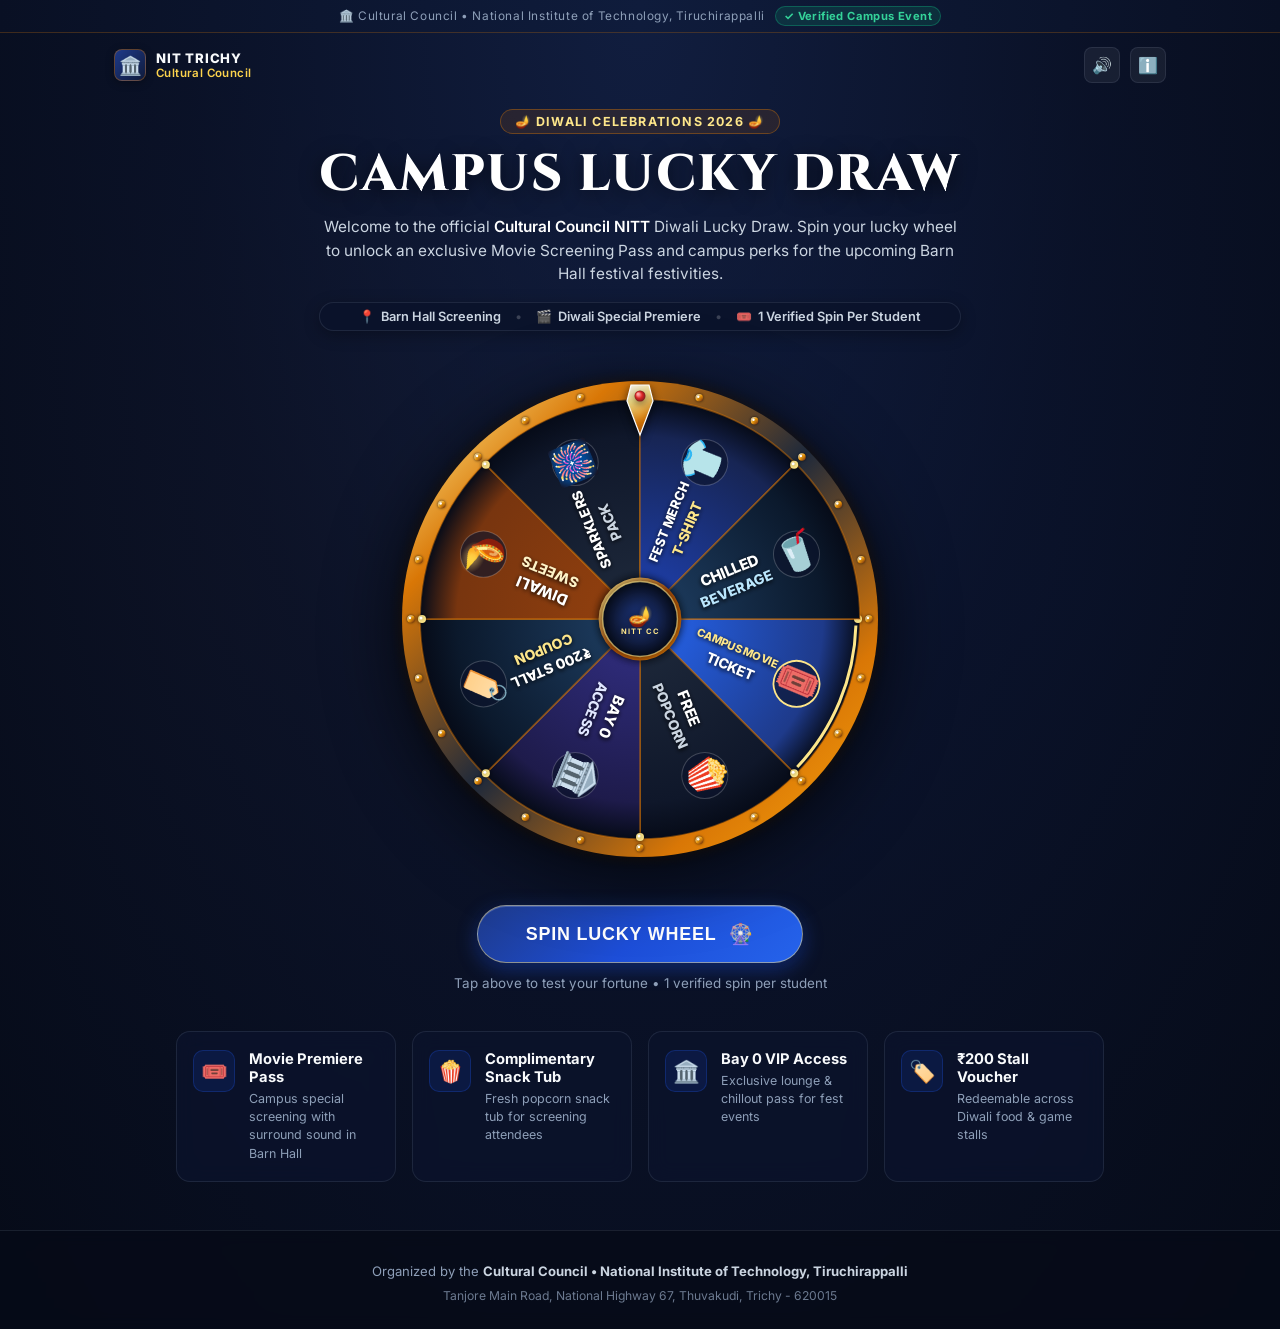
<file: index.html>
<!DOCTYPE html>
<html lang="en">
<head>
  <meta charset="UTF-8">
  <meta name="viewport" content="width=device-width, initial-scale=1.0, maximum-scale=1.0, user-scalable=no">
  <title>Diwali Celebration | Cultural Council - NIT Trichy</title>
  
  <!-- Google Fonts for Academic & Professional Prestige -->
  <link rel="preconnect" href="https://fonts.googleapis.com">
  <link rel="preconnect" href="https://fonts.gstatic.com" crossorigin>
  <link href="https://fonts.googleapis.com/css2?family=Cinzel:wght@700;800;900&family=Inter:wght@400;500;600;700;800;900&display=swap" rel="stylesheet">
  
  <link rel="stylesheet" href="style.css">
</head>
<body>

  <!-- Fullscreen Fireworks & Confetti Canvas -->
  <canvas id="fireworksCanvas"></canvas>

  <!-- Institutional Verification Top Strip -->
  <div class="institutional-banner">
    <span>🏛️ Cultural Council • National Institute of Technology, Tiruchirappalli</span>
    <span class="verified-pill">✓ Verified Campus Event</span>
  </div>

  <!-- Top Action & Navigation Bar -->
  <header class="top-action-bar">
    <div class="nitt-tag">
      <div class="nitt-emblem" aria-hidden="true">🏛️</div>
      <div class="nitt-tag-text">
        <span class="nitt-inst-name">NIT Trichy</span>
        <span class="nitt-dept-name">Cultural Council</span>
      </div>
    </div>
    <div class="top-controls">
      <button id="soundToggleBtn" class="control-btn" title="Toggle Sound (Mute/Unmute)">
        <span id="soundIcon">🔊</span>
      </button>
      <button id="infoBtn" class="control-btn" title="Event Info">
        <span>ℹ️</span>
      </button>
    </div>
  </header>

  <!-- Main Showcase Container -->
  <main class="main-wrapper">
    
    <!-- Professional Event Header -->
    <section class="event-header">
      <div class="subtitle-badge">🪔 DIWALI CELEBRATIONS 2026 🪔</div>
      <h1 class="main-title">CAMPUS LUCKY DRAW</h1>
      <p class="event-desc">
        Welcome to the official <strong>Cultural Council NITT</strong> Diwali Lucky Draw. Spin your lucky wheel to unlock an exclusive Movie Screening Pass and campus perks for the upcoming Barn Hall festival festivities.
      </p>

      <!-- Clean Verified Event Metadata Strip -->
      <div class="metadata-strip">
        <div class="meta-item">
          <span>📍</span>
          <span>Barn Hall Screening</span>
        </div>
        <span class="meta-divider">•</span>
        <div class="meta-item">
          <span>🎬</span>
          <span>Diwali Special Premiere</span>
        </div>
        <span class="meta-divider">•</span>
        <div class="meta-item">
          <span>🎟️</span>
          <span>1 Verified Spin Per Student</span>
        </div>
      </div>
    </section>

    <!-- Wheel Arena -->
    <section class="wheel-stage">
      <div class="wheel-canvas-container">
        <canvas id="wheelCanvas"></canvas>
      </div>
    </section>

    <!-- Spin Button Controls -->
    <div class="spin-action-wrapper">
      <button id="spinBtn" class="spin-btn">
        <span>SPIN LUCKY WHEEL</span>
        <span style="font-size: 1.25rem;">🎡</span>
      </button>
      <p id="spinStatus" class="spin-hint">Tap above to test your fortune • 1 verified spin per student</p>
    </div>

    <!-- Campus Perks Grid -->
    <section class="perks-strip">
      <div class="perk-card">
        <div class="perk-icon-box">🎟️</div>
        <div class="perk-info">
          <h4>Movie Premiere Pass</h4>
          <p>Campus special screening with surround sound in Barn Hall</p>
        </div>
      </div>

      <div class="perk-card">
        <div class="perk-icon-box">🍿</div>
        <div class="perk-info">
          <h4>Complimentary Snack Tub</h4>
          <p>Fresh popcorn snack tub for screening attendees</p>
        </div>
      </div>

      <div class="perk-card">
        <div class="perk-icon-box">🏛️</div>
        <div class="perk-info">
          <h4>Bay 0 VIP Access</h4>
          <p>Exclusive lounge & chillout pass for fest events</p>
        </div>
      </div>

      <div class="perk-card">
        <div class="perk-icon-box">🏷️</div>
        <div class="perk-info">
          <h4>₹200 Stall Voucher</h4>
          <p>Redeemable across Diwali food & game stalls</p>
        </div>
      </div>
    </section>

  </main>

  <!-- Institutional Footer -->
  <footer>
    <p>Organized by the <strong>Cultural Council • National Institute of Technology, Tiruchirappalli</strong></p>
    <p style="margin-top: 4px; font-size: 0.76rem; opacity: 0.75;">Tanjore Main Road, National Highway 67, Thuvakudi, Trichy - 620015</p>
  </footer>

  <!-- =======================================================
       OFFICIAL EVENT CONFIRMATION & REGISTRATION PASS MODAL
       (Authentic Institutional Card - No Scam Urgency Popups)
       ======================================================= -->
  <div id="winnerModal" class="modal-backdrop" role="dialog" aria-modal="true">
    <div class="modal-content">
      <!-- Close Button -->
      <button type="button" id="modalCloseBtn" class="modal-close-btn" aria-label="Close dialog">&times;</button>
      
      <div class="modal-header">
        <div class="modal-crest-badge">
          <span>🏛️</span>
          <span>NIT Trichy • Cultural Council</span>
        </div>
        <h2>Lucky Draw Reward Unlocked</h2>
        <p>Diwali Celebrations 2026 • Campus Screening</p>
      </div>

      <!-- Admission Passcard Container -->
      <div class="passcard-box">
        <div class="passcard-top">
          <span class="pass-type-badge">Official Event Reward</span>
          <span class="pass-venue-badge">📍 Barn Hall Screening</span>
        </div>

        <div class="passcard-body">
          <div class="pass-icon-disc">🎟️</div>
          <div class="pass-details">
            <h3 class="prize-spotlight-text">Ticket for Movie</h3>
            <p>Diwali Special Screening Pass</p>
          </div>
        </div>
      </div>

      <!-- Instructions & Official Form Link -->
      <div class="registration-callout">
        <div class="callout-heading">
          <span>📋</span>
          <span>Verification & Seat Allocation:</span>
        </div>
        <p class="callout-desc">
          Your lucky spin qualifies you for this campus screening pass! Please proceed to the official Cultural Council Google Form to verify your student roll number and confirm your seat booking.
        </p>
      </div>

      <!-- Action Button -->
      <a id="claimRedirectLink" href="https://forms.gle/diwali-nitt-movie-ticket" target="_blank" rel="noopener noreferrer" class="official-form-btn">
        <span>Proceed to Official Registration Form</span>
        <span>➔</span>
      </a>

      <!-- Dignified Redirect Notice (No aggressive alarmist bars) -->
      <div class="modal-redirect-status">
        <span class="redirect-text">
          <span>⚡</span>
          <span>Opening form in <strong id="redirectCountdown" style="color: var(--text-gold);">4</strong>s...</span>
        </span>
        <button type="button" id="cancelRedirectBtn" class="cancel-redirect-link">
          Stay on page
        </button>
      </div>

      <!-- Single-spin Policy Note -->
      <div class="single-spin-badge">
        <span>🔒</span>
        <span>Verified 1-spin policy: Your reward has been confirmed on this device.</span>
      </div>

    </div>
  </div>

  <!-- Scripts -->
  <script src="audio.js"></script>
  <script src="fireworks.js"></script>
  <script src="wheel.js"></script>
  <script src="app.js"></script>

</body>
</html>
</file>
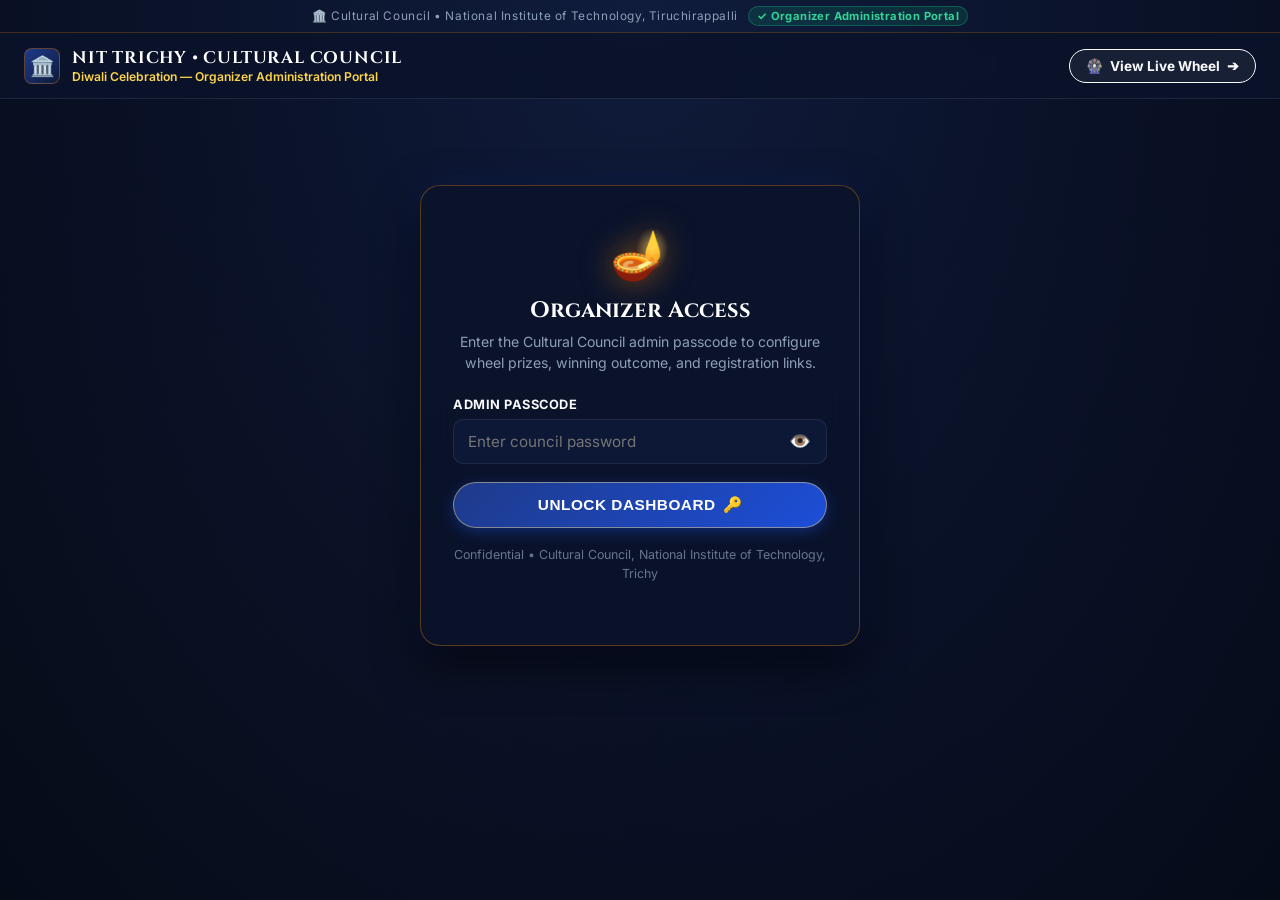
<file: admin.html>
<!DOCTYPE html>
<html lang="en">
<head>
  <meta charset="UTF-8">
  <meta name="viewport" content="width=device-width, initial-scale=1.0, maximum-scale=1.0, user-scalable=no">
  <title>Council Admin Portal | Diwali Celebration - NIT Trichy</title>
  
  <!-- Google Fonts -->
  <link rel="preconnect" href="https://fonts.googleapis.com">
  <link rel="preconnect" href="https://fonts.gstatic.com" crossorigin>
  <link href="https://fonts.googleapis.com/css2?family=Cinzel:wght@700;800;900&family=Inter:wght@400;500;600;700;800;900&display=swap" rel="stylesheet">
  
  <style>
    :root {
      --navy-950: #060B18;
      --navy-900: #0B132B;
      --navy-850: #0F1A3A;
      --navy-800: #14224A;
      --blue-royal: #1D4ED8;
      --blue-royal-hover: #2563EB;
      
      --gold-primary: #D97706;
      --gold-hover: #F59E0B;
      --gold-light: #FDE68A;
      --gold-border: rgba(217, 119, 6, 0.38);

      --bg-deep: var(--navy-950);
      --bg-card: rgba(11, 19, 43, 0.9);
      --bg-card-inner: rgba(15, 26, 58, 0.8);
      --border-card: rgba(148, 163, 184, 0.14);

      --text-main: #F8FAFC;
      --text-muted: #8E9FB8;
      --text-gold: #FCD34D;
      --accent-green: #10B981;
      --accent-red: #EF4444;
    }

    * {
      box-sizing: border-box;
      margin: 0;
      padding: 0;
      -webkit-tap-highlight-color: transparent;
    }

    body {
      font-family: 'Inter', -apple-system, BlinkMacSystemFont, 'Segoe UI', Roboto, sans-serif;
      background-color: var(--bg-deep);
      background-image: 
        radial-gradient(ellipse at 50% 0%, rgba(28, 48, 102, 0.45) 0%, rgba(11, 19, 43, 0.8) 50%, var(--bg-deep) 100%),
        radial-gradient(circle at 10% 80%, rgba(217, 119, 6, 0.08) 0%, transparent 40%),
        radial-gradient(circle at 90% 80%, rgba(29, 78, 216, 0.08) 0%, transparent 40%);
      color: var(--text-main);
      min-height: 100vh;
      display: flex;
      flex-direction: column;
    }

    /* Institutional Top Status Strip */
    .institutional-banner {
      background: linear-gradient(90deg, #091024 0%, #0F1C3C 50%, #091024 100%);
      border-bottom: 1px solid rgba(217, 119, 6, 0.25);
      padding: 6px 16px;
      font-size: 0.74rem;
      letter-spacing: 0.6px;
      color: var(--text-muted);
      display: flex;
      align-items: center;
      justify-content: center;
      gap: 10px;
      text-align: center;
    }

    .verified-pill {
      display: inline-flex;
      align-items: center;
      gap: 4px;
      background: rgba(16, 185, 129, 0.15);
      color: #34D399;
      border: 1px solid rgba(16, 185, 129, 0.35);
      border-radius: 999px;
      padding: 2px 8px;
      font-size: 0.7rem;
      font-weight: 700;
      letter-spacing: 0.4px;
    }

    /* Header */
    .admin-header {
      display: flex;
      align-items: center;
      justify-content: space-between;
      padding: 14px 24px;
      background: rgba(11, 19, 43, 0.85);
      backdrop-filter: blur(12px);
      border-bottom: 1px solid var(--border-card);
      position: sticky;
      top: 0;
      z-index: 100;
    }

    .brand-group {
      display: flex;
      align-items: center;
      gap: 12px;
    }

    .brand-icon {
      width: 36px;
      height: 36px;
      background: linear-gradient(135deg, #1E3A8A 0%, #0F1A3A 100%);
      border: 1.5px solid var(--gold-border);
      border-radius: 8px;
      display: flex;
      align-items: center;
      justify-content: center;
      font-size: 1.25rem;
    }

    .brand-titles h1 {
      font-family: 'Cinzel', serif;
      font-size: 1.05rem;
      letter-spacing: 0.8px;
      color: #FFFFFF;
    }

    .brand-titles p {
      font-size: 0.76rem;
      color: var(--text-gold);
      font-weight: 600;
    }

    .header-actions {
      display: flex;
      align-items: center;
      gap: 10px;
    }

    .btn {
      display: inline-flex;
      align-items: center;
      justify-content: center;
      gap: 7px;
      padding: 8px 16px;
      border-radius: 999px;
      font-weight: 700;
      font-size: 0.85rem;
      text-decoration: none;
      cursor: pointer;
      border: 1px solid transparent;
      transition: all 0.2s cubic-bezier(0.16, 1, 0.3, 1);
      outline: none;
    }

    .btn-gold {
      background: linear-gradient(135deg, #1E3A8A 0%, #1D4ED8 100%);
      color: #FFFFFF;
      border-color: rgba(253, 230, 138, 0.45);
      box-shadow: 0 4px 14px rgba(29, 78, 216, 0.4);
    }

    .btn-gold:hover {
      background: linear-gradient(135deg, #2563EB 0%, #3B82F6 100%);
      transform: translateY(-2px);
      box-shadow: 0 6px 20px rgba(29, 78, 216, 0.55);
      border-color: #FDE68A;
    }

    .btn-outline {
      background: rgba(255, 255, 255, 0.06);
      color: var(--text-main);
      border-color: var(--card-border);
    }

    .btn-outline:hover {
      background: rgba(255, 255, 255, 0.12);
      border-color: var(--gold-border);
      color: #FFFFFF;
    }

    .btn-danger {
      background: rgba(239, 68, 68, 0.12);
      color: #FCA5A5;
      border-color: rgba(239, 68, 68, 0.35);
    }

    .btn-danger:hover {
      background: rgba(239, 68, 68, 0.25);
      border-color: #EF4444;
      color: #FFFFFF;
    }

    /* Container */
    .admin-container {
      max-width: 1200px;
      width: 100%;
      margin: 0 auto;
      padding: 24px 18px 60px;
      flex: 1;
    }

    /* ========================================================
       LOGIN GATE SCREEN
       ======================================================== */
    .login-wrapper {
      display: flex;
      align-items: center;
      justify-content: center;
      min-height: 65vh;
      padding: 20px 0;
    }

    .login-card {
      background: var(--bg-card);
      border: 1.5px solid var(--gold-border);
      border-radius: 20px;
      padding: 38px 32px;
      max-width: 440px;
      width: 100%;
      text-align: center;
      box-shadow: 0 16px 45px rgba(0, 0, 0, 0.7), 0 0 30px rgba(29, 78, 216, 0.2);
      backdrop-filter: blur(16px);
    }

    .login-diya {
      font-size: 3rem;
      margin-bottom: 12px;
      display: inline-block;
      filter: drop-shadow(0 0 16px rgba(217, 119, 6, 0.6));
    }

    .login-card h2 {
      font-family: 'Cinzel', serif;
      font-size: 1.4rem;
      color: #FFFFFF;
      margin-bottom: 6px;
    }

    .login-card p {
      font-size: 0.88rem;
      color: var(--text-muted);
      line-height: 1.5;
      margin-bottom: 24px;
    }

    .form-group {
      margin-bottom: 18px;
      text-align: left;
    }

    .form-label {
      display: block;
      font-size: 0.8rem;
      font-weight: 700;
      color: var(--text-secondary);
      margin-bottom: 7px;
      text-transform: uppercase;
      letter-spacing: 0.5px;
    }

    .input-wrapper {
      position: relative;
      display: flex;
      align-items: center;
    }

    .form-input {
      width: 100%;
      background: var(--bg-card-inner);
      border: 1.5px solid var(--border-card);
      border-radius: 10px;
      padding: 12px 14px;
      font-size: 0.95rem;
      color: #FFFFFF;
      outline: none;
      transition: all 0.2s ease;
      font-family: inherit;
    }

    .form-input:focus {
      border-color: var(--gold-primary);
      box-shadow: 0 0 14px rgba(217, 119, 6, 0.25);
      background: rgba(15, 26, 58, 0.95);
    }

    .toggle-pass-btn {
      position: absolute;
      right: 12px;
      background: none;
      border: none;
      color: var(--text-muted);
      cursor: pointer;
      font-size: 1.1rem;
      padding: 4px;
    }

    .login-error {
      display: none;
      background: rgba(239, 68, 68, 0.15);
      border: 1px solid #EF4444;
      color: #FCA5A5;
      padding: 9px 12px;
      border-radius: 8px;
      font-size: 0.84rem;
      margin-bottom: 16px;
    }

    .login-btn {
      width: 100%;
      padding: 13px;
      font-size: 0.96rem;
      font-weight: 800;
      letter-spacing: 0.5px;
    }

    /* ========================================================
       AUTHENTICATED DASHBOARD
       ======================================================== */
    #dashboardSection {
      display: none;
      animation: fadeIn 0.3s ease;
    }

    @keyframes fadeIn {
      from { opacity: 0; transform: translateY(8px); }
      to { opacity: 1; transform: translateY(0); }
    }

    /* Status Bar */
    .status-summary-bar {
      display: grid;
      grid-template-columns: repeat(auto-fit, minmax(240px, 1fr));
      gap: 14px;
      margin-bottom: 24px;
    }

    .stat-box {
      background: var(--bg-card);
      border: 1px solid var(--border-card);
      border-radius: 14px;
      padding: 16px 18px;
      display: flex;
      align-items: center;
      gap: 14px;
      box-shadow: 0 4px 16px rgba(0, 0, 0, 0.3);
    }

    .stat-icon {
      font-size: 1.8rem;
      background: rgba(29, 78, 216, 0.15);
      width: 48px;
      height: 48px;
      display: flex;
      align-items: center;
      justify-content: center;
      border-radius: 12px;
      border: 1px solid rgba(29, 78, 216, 0.3);
    }

    .stat-text h4 {
      font-size: 0.74rem;
      text-transform: uppercase;
      letter-spacing: 0.6px;
      color: var(--text-muted);
      margin-bottom: 3px;
    }

    .stat-text p {
      font-size: 0.98rem;
      font-weight: 700;
      color: #FFFFFF;
      white-space: nowrap;
      overflow: hidden;
      text-overflow: ellipsis;
      max-width: 170px;
    }

    /* Admin Section Cards */
    .admin-card {
      background: var(--bg-card);
      border: 1px solid var(--border-card);
      border-radius: 18px;
      padding: 24px;
      margin-bottom: 26px;
      box-shadow: 0 8px 25px rgba(0, 0, 0, 0.45);
      position: relative;
    }

    .card-title-row {
      display: flex;
      align-items: center;
      justify-content: space-between;
      flex-wrap: wrap;
      gap: 10px;
      border-bottom: 1px solid var(--border-card);
      padding-bottom: 14px;
      margin-bottom: 20px;
    }

    .card-title-row h2 {
      font-family: 'Cinzel', serif;
      font-size: 1.2rem;
      color: #FFFFFF;
      display: flex;
      align-items: center;
      gap: 10px;
    }

    .card-subtitle {
      font-size: 0.85rem;
      color: var(--text-muted);
      margin-top: 4px;
    }

    /* Target Winner Selector Grid */
    .winner-select-grid {
      display: grid;
      grid-template-columns: repeat(auto-fill, minmax(230px, 1fr));
      gap: 12px;
      margin-bottom: 18px;
    }

    .winner-choice-card {
      background: var(--bg-card-inner);
      border: 1.5px solid var(--border-card);
      border-radius: 12px;
      padding: 14px 16px;
      cursor: pointer;
      display: flex;
      align-items: center;
      gap: 12px;
      transition: all 0.2s ease;
      user-select: none;
    }

    .winner-choice-card:hover {
      border-color: var(--gold-border);
      transform: translateY(-2px);
      background: rgba(20, 34, 74, 0.9);
    }

    .winner-choice-card.selected {
      border-color: #FDE68A;
      background: linear-gradient(135deg, rgba(29, 78, 216, 0.4) 0%, rgba(15, 26, 58, 0.6) 100%);
      box-shadow: 0 0 16px rgba(29, 78, 216, 0.35);
    }

    .winner-choice-radio {
      accent-color: #F59E0B;
      transform: scale(1.2);
      cursor: pointer;
    }

    .winner-choice-info {
      flex: 1;
      min-width: 0;
    }

    .winner-choice-title {
      font-size: 0.88rem;
      font-weight: 700;
      color: #FFFFFF;
      white-space: nowrap;
      overflow: hidden;
      text-overflow: ellipsis;
    }

    .winner-choice-sub {
      font-size: 0.74rem;
      color: var(--text-gold);
    }

    /* Google Forms Link Box */
    .forms-url-wrapper {
      display: flex;
      gap: 12px;
      margin-bottom: 14px;
    }

    @media (max-width: 600px) {
      .forms-url-wrapper {
        flex-direction: column;
      }
    }

    .forms-url-wrapper input {
      flex: 1;
    }

    .url-hint {
      font-size: 0.82rem;
      color: var(--text-muted);
      line-height: 1.45;
      margin-bottom: 16px;
    }

    /* Tiles Editor Grid */
    .tiles-grid {
      display: grid;
      grid-template-columns: repeat(auto-fill, minmax(270px, 1fr));
      gap: 16px;
      margin-bottom: 22px;
    }

    .tile-card {
      background: var(--bg-card-inner);
      border: 1px solid var(--border-card);
      border-radius: 14px;
      padding: 16px;
      position: relative;
      display: flex;
      flex-direction: column;
      gap: 10px;
      transition: border-color 0.2s ease;
    }

    .tile-card:hover {
      border-color: var(--gold-border);
    }

    .tile-card.is-active-winner {
      border-color: #FDE68A;
      box-shadow: 0 0 14px rgba(217, 119, 6, 0.25);
    }

    .tile-header {
      display: flex;
      align-items: center;
      justify-content: space-between;
      border-bottom: 1px solid rgba(255, 255, 255, 0.08);
      padding-bottom: 8px;
    }

    .tile-number {
      font-size: 0.78rem;
      font-weight: 800;
      color: var(--text-gold);
      letter-spacing: 0.5px;
    }

    .winner-badge {
      font-size: 0.68rem;
      background: linear-gradient(135deg, #1E3A8A 0%, #1D4ED8 100%);
      color: #FFFFFF;
      border: 1px solid rgba(253, 230, 138, 0.4);
      font-weight: 800;
      padding: 2px 7px;
      border-radius: 999px;
      display: none;
    }

    .tile-card.is-active-winner .winner-badge {
      display: inline-block;
    }

    .tile-field {
      display: flex;
      flex-direction: column;
      gap: 4px;
    }

    .tile-field label {
      font-size: 0.72rem;
      font-weight: 600;
      color: var(--text-muted);
      text-transform: uppercase;
    }

    .tile-field input, .tile-field select {
      background: rgba(6, 11, 24, 0.85);
      border: 1px solid var(--border-card);
      border-radius: 8px;
      padding: 7px 10px;
      font-size: 0.86rem;
      color: #FFFFFF;
      font-family: inherit;
      outline: none;
    }

    .tile-field input:focus, .tile-field select:focus {
      border-color: var(--gold-primary);
    }

    .line-inputs-row {
      display: grid;
      grid-template-columns: 1fr 1fr;
      gap: 8px;
    }

    .emoji-row {
      display: flex;
      align-items: center;
      gap: 8px;
    }

    .emoji-input {
      width: 58px !important;
      text-align: center;
      font-size: 1.25rem !important;
    }

    .quick-emojis {
      display: flex;
      flex-wrap: wrap;
      gap: 4px;
    }

    .quick-emoji-btn {
      background: rgba(255, 255, 255, 0.08);
      border: 1px solid rgba(255, 255, 255, 0.15);
      border-radius: 6px;
      font-size: 1rem;
      padding: 2px 6px;
      cursor: pointer;
      transition: background 0.15s ease;
    }

    .quick-emoji-btn:hover {
      background: rgba(217, 119, 6, 0.25);
    }

    /* Live Preview Arena */
    .preview-arena {
      display: flex;
      flex-direction: column;
      align-items: center;
      justify-content: center;
      padding: 20px 0;
    }

    .canvas-preview-box {
      width: 380px;
      height: 380px;
      max-width: 90vw;
      max-height: 90vw;
      position: relative;
      margin-bottom: 20px;
    }

    #previewCanvas {
      width: 100%;
      height: 100%;
      display: block;
    }

    .preview-controls {
      display: flex;
      gap: 12px;
      flex-wrap: wrap;
      justify-content: center;
    }

    /* Utility Tools Box */
    .utility-buttons-row {
      display: flex;
      flex-wrap: wrap;
      gap: 12px;
      margin-top: 10px;
    }

    /* Toast Notification */
    .admin-toast {
      position: fixed;
      bottom: 28px;
      right: 28px;
      background: linear-gradient(135deg, #0F1A3A 0%, #1E3A8A 100%);
      color: #FFFFFF;
      border: 1px solid var(--gold-border);
      padding: 12px 22px;
      border-radius: 12px;
      font-weight: 700;
      font-size: 0.9rem;
      box-shadow: 0 10px 30px rgba(0, 0, 0, 0.7);
      transform: translateY(100px);
      opacity: 0;
      transition: all 0.3s cubic-bezier(0.16, 1, 0.3, 1);
      z-index: 9999;
      pointer-events: none;
      display: flex;
      align-items: center;
      gap: 9px;
    }

    .admin-toast.active {
      transform: translateY(0);
      opacity: 1;
    }

    /* Modal for Password Change */
    .mini-modal-backdrop {
      display: none;
      position: fixed;
      top: 0;
      left: 0;
      width: 100%;
      height: 100%;
      background: rgba(4, 8, 18, 0.85);
      backdrop-filter: blur(8px);
      z-index: 500;
      align-items: center;
      justify-content: center;
      padding: 16px;
    }

    .mini-modal-backdrop.active {
      display: flex;
    }

    .mini-modal-card {
      background: var(--bg-card);
      border: 1.5px solid var(--gold-border);
      border-radius: 18px;
      max-width: 420px;
      width: 100%;
      padding: 24px;
      box-shadow: 0 16px 40px rgba(0, 0, 0, 0.8);
    }
  </style>
</head>
<body>

  <!-- Institutional Verification Top Strip -->
  <div class="institutional-banner">
    <span>🏛️ Cultural Council • National Institute of Technology, Tiruchirappalli</span>
    <span class="verified-pill">✓ Organizer Administration Portal</span>
  </div>

  <!-- Header -->
  <header class="admin-header">
    <div class="brand-group">
      <div class="brand-icon">🏛️</div>
      <div class="brand-titles">
        <h1>NIT TRICHY • CULTURAL COUNCIL</h1>
        <p>Diwali Celebration — Organizer Administration Portal</p>
      </div>
    </div>
    <div class="header-actions">
      <a href="index.html" class="btn btn-outline" target="_blank" title="Open the public wheel in a new tab">
        <span>🎡</span>
        <span>View Live Wheel</span>
        <span>➔</span>
      </a>
      <button id="logoutBtn" class="btn btn-danger" style="display: none;" title="Lock dashboard & log out">
        <span>🚪</span>
        <span>Log Out</span>
      </button>
    </div>
  </header>

  <main class="admin-container">

    <!-- ========================================================
         1. ORGANIZER LOGIN GATE
         ======================================================== -->
    <section id="loginSection" class="login-wrapper">
      <div class="login-card">
        <div class="login-diya">🪔</div>
        <h2>Organizer Access</h2>
        <p>Enter the Cultural Council admin passcode to configure wheel prizes, winning outcome, and registration links.</p>

        <div id="loginError" class="login-error">
          ⚠️ Incorrect admin passcode. Please try again.
        </div>

        <form id="loginForm">
          <div class="form-group">
            <label class="form-label" for="adminPasswordInput">Admin Passcode</label>
            <div class="input-wrapper">
              <input type="password" id="adminPasswordInput" class="form-input" placeholder="Enter council password" required autocomplete="current-password">
              <button type="button" id="togglePassBtn" class="toggle-pass-btn" title="Toggle password visibility">👁️</button>
            </div>
          </div>

          <button type="submit" class="btn btn-gold login-btn">
            <span>UNLOCK DASHBOARD</span>
            <span>🔑</span>
          </button>
        </form>

        <p style="margin-top: 18px; font-size: 0.78rem; opacity: 0.7;">
          Confidential • Cultural Council, National Institute of Technology, Trichy
        </p>
      </div>
    </section>

    <!-- ========================================================
         2. AUTHENTICATED DASHBOARD
         ======================================================== -->
    <section id="dashboardSection">

      <!-- Status Summary Strip -->
      <div class="status-summary-bar">
        <div class="stat-box">
          <div class="stat-icon">🎯</div>
          <div class="stat-text">
            <h4>Target Winner</h4>
            <p id="statWinner">Ticket for Movie</p>
          </div>
        </div>

        <div class="stat-box">
          <div class="stat-icon">🔗</div>
          <div class="stat-text">
            <h4>Google Form</h4>
            <p id="statForm">Connected</p>
          </div>
        </div>

        <div class="stat-box">
          <div class="stat-icon">🎡</div>
          <div class="stat-text">
            <h4>Wheel Sectors</h4>
            <p id="statSectors">8 Slices Active</p>
          </div>
        </div>

        <div class="stat-box">
          <div class="stat-icon">🔒</div>
          <div class="stat-text">
            <h4>Device Spin Lock</h4>
            <p id="statSpinLock">Unlocked</p>
          </div>
        </div>
      </div>

      <!-- CARD A: WINNING OUTCOME CONTROLLER -->
      <div class="admin-card">
        <div class="card-title-row">
          <div>
            <h2><span>🎯</span> Change What Students Should Win</h2>
            <p class="card-subtitle">Choose which sector the lottery wheel will land on for publicity when students spin.</p>
          </div>
          <button id="saveTargetBtn" class="btn btn-gold">
            <span>💾 Save Winning Target</span>
          </button>
        </div>

        <div id="winnerSelectGrid" class="winner-select-grid">
          <!-- Dynamically generated sector radio cards -->
        </div>

        <div class="form-group" style="margin-top: 10px; max-width: 520px;">
          <label class="form-label" for="customWinTitleInput">Winning Popup Announcement Text:</label>
          <input type="text" id="customWinTitleInput" class="form-input" placeholder="e.g. Ticket for Movie">
          <span style="font-size: 0.76rem; color: var(--text-muted); margin-top: 4px; display: block;">
            Leave blank to automatically use the sector's configured reward name.
          </span>
        </div>
      </div>

      <!-- CARD B: GOOGLE FORMS LINK -->
      <div class="admin-card">
        <div class="card-title-row">
          <div>
            <h2><span>🔗</span> Change Google Forms Registration Link</h2>
            <p class="card-subtitle">Students are redirected to this link right after winning to register and pay.</p>
          </div>
          <button id="saveFormsBtn" class="btn btn-gold">
            <span>💾 Save Forms Link</span>
          </button>
        </div>

        <div class="forms-url-wrapper">
          <input type="url" id="formsUrlInput" class="form-input" placeholder="https://forms.gle/your-nitt-diwali-form" required>
          <button type="button" id="testFormLinkBtn" class="btn btn-outline" title="Open this form in a new tab to test">
            <span>Test URL ↗</span>
          </button>
        </div>
        <p class="url-hint">
          💡 <strong>Tip:</strong> Paste your official Google Forms link here. Students can click "Proceed to Official Registration Form" or be redirected according to your countdown choice.
        </p>

        <div style="display: flex; align-items: center; gap: 14px; flex-wrap: wrap; margin-top: 8px;">
          <label class="form-label" style="margin-bottom: 0;">Auto-Redirect Countdown:</label>
          <select id="countdownSelect" class="form-input" style="width: auto; padding: 6px 12px;">
            <option value="4">4 Seconds</option>
            <option value="6">6 Seconds</option>
            <option value="8">8 Seconds</option>
            <option value="0">Manual Click Only (No auto-redirect)</option>
          </select>
        </div>
      </div>

      <!-- CARD C: WHEEL TILES CUSTOMIZER -->
      <div class="admin-card">
        <div class="card-title-row">
          <div>
            <h2><span>🎡</span> Customize Wheel Tiles & Sectors (8 Slices)</h2>
            <p class="card-subtitle">Edit the labels, 2-line wheel text, emojis, and professional colors of each sector on the wheel.</p>
          </div>
          <div style="display: flex; gap: 10px; flex-wrap: wrap;">
            <button id="resetTilesDefaultBtn" class="btn btn-outline">
              <span>↺ Reset Tiles to Defaults</span>
            </button>
            <button id="saveAllTilesBtn" class="btn btn-gold">
              <span>💾 Save All Tiles</span>
            </button>
          </div>
        </div>

        <div id="tilesContainer" class="tiles-grid">
          <!-- 8 Editable Sector Cards rendered dynamically -->
        </div>
      </div>

      <!-- CARD D: LIVE WHEEL PREVIEW & TEST SPIN -->
      <div class="admin-card">
        <div class="card-title-row">
          <div>
            <h2><span>👁️</span> Live Wheel Preview & Verification</h2>
            <p class="card-subtitle">Real-time simulation showing exactly what students will see on the main page.</p>
          </div>
          <div class="preview-controls">
            <button id="previewSpinBtn" class="btn btn-gold">
              <span>🎡 Test Spin Wheel</span>
            </button>
          </div>
        </div>

        <div class="preview-arena">
          <div class="canvas-preview-box">
            <canvas id="previewCanvas"></canvas>
          </div>
          <p id="previewStatus" style="font-size: 0.88rem; color: var(--text-gold); font-weight: 700;">
            Ready to test. Click "Test Spin Wheel" to test landing on the selected winning sector!
          </p>
        </div>
      </div>

      <!-- CARD E: TESTING & UTILITIES -->
      <div class="admin-card">
        <div class="card-title-row">
          <div>
            <h2><span>🛠️</span> Council Testing & Administrative Utilities</h2>
            <p class="card-subtitle">Device testing tools, passcode security, and configuration backups.</p>
          </div>
        </div>

        <div class="utility-buttons-row">
          <button id="resetMySpinLockBtn" class="btn btn-outline">
            <span>🔄 Reset My Device Spin Lock</span>
          </button>
          <button id="openChangePassBtn" class="btn btn-outline">
            <span>🔑 Change Admin Passcode</span>
          </button>
          <button id="exportConfigBtn" class="btn btn-outline">
            <span>📋 Copy Config JSON</span>
          </button>
          <button id="factoryResetBtn" class="btn btn-danger">
            <span>⚠️ Factory Reset Everything</span>
          </button>
        </div>
      </div>

    </section>

  </main>

  <!-- Toast Notification Popup -->
  <div id="adminToast" class="admin-toast">
    <span>✔</span>
    <span id="toastMessage">Settings saved successfully!</span>
  </div>

  <!-- Change Password Mini-Modal -->
  <div id="changePassModal" class="mini-modal-backdrop">
    <div class="mini-modal-card">
      <h3 style="font-family: 'Cinzel', serif; color: #FFFFFF; margin-bottom: 12px;">🔑 Change Admin Passcode</h3>
      <p style="font-size: 0.85rem; color: var(--text-muted); margin-bottom: 16px;">
        Set a new secret password for the Cultural Council admin dashboard.
      </p>

      <div class="form-group">
        <label class="form-label" for="currentPassInput">Current Passcode</label>
        <input type="password" id="currentPassInput" class="form-input" placeholder="Current passcode">
      </div>

      <div class="form-group">
        <label class="form-label" for="newPassInput">New Passcode</label>
        <input type="password" id="newPassInput" class="form-input" placeholder="New passcode (min 4 characters)">
      </div>

      <div style="display: flex; justify-content: flex-end; gap: 10px; margin-top: 20px;">
        <button type="button" id="cancelPassModalBtn" class="btn btn-outline">Cancel</button>
        <button type="button" id="confirmChangePassBtn" class="btn btn-gold">Update Passcode</button>
      </div>
    </div>
  </div>

  <!-- Scripts -->
  <script src="audio.js"></script>
  <script src="wheel.js"></script>

  <script>
    /**
     * NITT Cultural Council - Admin Subpage Controller
     */
    document.addEventListener('DOMContentLoaded', () => {
      // 1. Keys & Defaults
      const PASS_KEY = 'nitt_admin_password';
      const AUTH_KEY = 'nitt_admin_auth';
      const FORMS_KEY = 'nitt_movie_ticket_url';
      const TARGET_KEY = 'nitt_target_prize_id';
      const PRIZES_KEY = 'nitt_wheel_prizes';
      const SPUN_KEY = 'nitt_diwali_user_spun';
      const COUNTDOWN_KEY = 'nitt_redirect_seconds';
      const WIN_TITLE_KEY = 'nitt_custom_win_title';

      const DEFAULT_PASSWORD = 'nittcultural';
      const DEFAULT_FORM_URL = 'https://forms.gle/diwali-nitt-movie-ticket';

      // 2. DOM Elements
      const loginSection = document.getElementById('loginSection');
      const dashboardSection = document.getElementById('dashboardSection');
      const loginForm = document.getElementById('loginForm');
      const adminPasswordInput = document.getElementById('adminPasswordInput');
      const togglePassBtn = document.getElementById('togglePassBtn');
      const loginError = document.getElementById('loginError');
      const logoutBtn = document.getElementById('logoutBtn');

      const statWinner = document.getElementById('statWinner');
      const statForm = document.getElementById('statForm');
      const statSectors = document.getElementById('statSectors');
      const statSpinLock = document.getElementById('statSpinLock');

      const winnerSelectGrid = document.getElementById('winnerSelectGrid');
      const saveTargetBtn = document.getElementById('saveTargetBtn');
      const customWinTitleInput = document.getElementById('customWinTitleInput');

      const formsUrlInput = document.getElementById('formsUrlInput');
      const testFormLinkBtn = document.getElementById('testFormLinkBtn');
      const countdownSelect = document.getElementById('countdownSelect');
      const saveFormsBtn = document.getElementById('saveFormsBtn');

      const tilesContainer = document.getElementById('tilesContainer');
      const saveAllTilesBtn = document.getElementById('saveAllTilesBtn');
      const resetTilesDefaultBtn = document.getElementById('resetTilesDefaultBtn');

      const previewSpinBtn = document.getElementById('previewSpinBtn');
      const previewStatus = document.getElementById('previewStatus');

      const resetMySpinLockBtn = document.getElementById('resetMySpinLockBtn');
      const openChangePassBtn = document.getElementById('openChangePassBtn');
      const exportConfigBtn = document.getElementById('exportConfigBtn');
      const factoryResetBtn = document.getElementById('factoryResetBtn');

      const adminToast = document.getElementById('adminToast');
      const toastMessage = document.getElementById('toastMessage');

      const changePassModal = document.getElementById('changePassModal');
      const currentPassInput = document.getElementById('currentPassInput');
      const newPassInput = document.getElementById('newPassInput');
      const cancelPassModalBtn = document.getElementById('cancelPassModalBtn');
      const confirmChangePassBtn = document.getElementById('confirmChangePassBtn');

      // 3. Audio & Preview Wheel Engine
      const soundEngine = window.soundEngine || new SoundEngine();
      let previewWheel = null;

      // 4. Toast Notification Helper
      let toastTimer = null;
      function showToast(msg, isSuccess = true) {
        toastMessage.textContent = msg;
        adminToast.style.borderColor = isSuccess ? 'rgba(217, 119, 6, 0.45)' : 'rgba(239, 68, 68, 0.5)';
        adminToast.classList.add('active');

        if (toastTimer) clearTimeout(toastTimer);
        toastTimer = setTimeout(() => {
          adminToast.classList.remove('active');
        }, 2800);
      }

      // 5. Authentication Management
      function checkAuth() {
        const isAuth = sessionStorage.getItem(AUTH_KEY) === 'true';
        if (isAuth) {
          loginSection.style.display = 'none';
          dashboardSection.style.display = 'block';
          logoutBtn.style.display = 'inline-flex';
          initDashboard();
        } else {
          loginSection.style.display = 'flex';
          dashboardSection.style.display = 'none';
          logoutBtn.style.display = 'none';
        }
      }

      loginForm.addEventListener('submit', (e) => {
        e.preventDefault();
        const entered = adminPasswordInput.value.trim();
        const actual = localStorage.getItem(PASS_KEY) || DEFAULT_PASSWORD;

        if (entered === actual) {
          sessionStorage.setItem(AUTH_KEY, 'true');
          loginError.style.display = 'none';
          adminPasswordInput.value = '';
          checkAuth();
          showToast('Welcome, Cultural Council Organizer!');
        } else {
          loginError.style.display = 'block';
          adminPasswordInput.select();
        }
      });

      togglePassBtn.addEventListener('click', () => {
        const type = adminPasswordInput.type === 'password' ? 'text' : 'password';
        adminPasswordInput.type = type;
        togglePassBtn.textContent = type === 'password' ? '👁️' : '🔒';
      });

      logoutBtn.addEventListener('click', () => {
        sessionStorage.removeItem(AUTH_KEY);
        checkAuth();
        showToast('Logged out of Council Admin.');
      });

      // 6. Harmonious Institutional Color Presets
      const COLOR_PRESETS = [
        { name: 'Royal Academic Navy', c1: '#1E3A8A', c2: '#2563EB', accent: '#FDE68A', text: '#FFFFFF' },
        { name: 'Slate Midnight', c1: '#0F172A', c2: '#1E293B', accent: '#CBD5E1', text: '#FFFFFF' },
        { name: 'Royal Indigo', c1: '#1E1B4B', c2: '#312E81', accent: '#E0E7FF', text: '#FFFFFF' },
        { name: 'Twilight Slate', c1: '#0B192C', c2: '#1E3E62', accent: '#FDE68A', text: '#FFFFFF' },
        { name: 'Rich Warm Amber', c1: '#78350F', c2: '#92400E', accent: '#FEF3C7', text: '#FFFFFF' },
        { name: 'Ocean Navy', c1: '#172554', c2: '#1E40AF', accent: '#FDE68A', text: '#FFFFFF' },
        { name: 'Imperial Crimson', c1: '#7F1D1D', c2: '#991B1B', accent: '#FDE68A', text: '#FFFFFF' },
        { name: 'Deep Emerald', c1: '#064E3B', c2: '#047857', accent: '#A7F3D0', text: '#FFFFFF' },
      ];

      // 7. Initialize Dashboard Content
      function initDashboard() {
        const prizes = DiwaliWheel.loadPrizes();
        const currentTarget = DiwaliWheel.loadTargetPrizeId();
        const currentFormUrl = localStorage.getItem(FORMS_KEY) || DEFAULT_FORM_URL;
        const currentCountdown = localStorage.getItem(COUNTDOWN_KEY) || '4';
        const currentCustomTitle = localStorage.getItem(WIN_TITLE_KEY) || '';

        // Status bar
        const activeWinnerObj = prizes.find(p => p.id === currentTarget);
        statWinner.textContent = activeWinnerObj ? `${activeWinnerObj.icon} ${activeWinnerObj.label}` : 'Fair Random';
        statForm.textContent = currentFormUrl.includes('forms.gle') ? 'Google Forms' : 'Configured';
        statSectors.textContent = `${prizes.length} Slices Active`;
        statSpinLock.textContent = localStorage.getItem(SPUN_KEY) === 'true' ? 'Locked (Already Spun)' : 'Unlocked';

        // Forms values
        formsUrlInput.value = currentFormUrl;
        countdownSelect.value = currentCountdown;
        customWinTitleInput.value = currentCustomTitle;

        // Render sections
        renderWinnerSelector(prizes, currentTarget);
        renderTilesEditor(prizes, currentTarget);

        // Render preview wheel
        initPreviewWheel(prizes, currentTarget);
      }

      // 8. Render Winner Selection Radio Cards
      function renderWinnerSelector(prizes, selectedTarget) {
        winnerSelectGrid.innerHTML = '';

        prizes.forEach((prize, index) => {
          const card = document.createElement('div');
          const isSelected = (prize.id === selectedTarget);
          card.className = `winner-choice-card ${isSelected ? 'selected' : ''}`;
          card.dataset.prizeId = prize.id;

          card.innerHTML = `
            <input type="radio" name="targetWinnerRadio" class="winner-choice-radio" value="${prize.id}" ${isSelected ? 'checked' : ''}>
            <div style="font-size: 1.5rem;">${prize.icon}</div>
            <div class="winner-choice-info">
              <div class="winner-choice-title">#${index + 1}: ${prize.label}</div>
              <div class="winner-choice-sub">${prize.line1} ${prize.line2}</div>
            </div>
          `;

          card.addEventListener('click', (e) => {
            if (e.target.type !== 'radio') {
              card.querySelector('input[type="radio"]').checked = true;
            }
            document.querySelectorAll('.winner-choice-card').forEach(c => c.classList.remove('selected'));
            card.classList.add('selected');
            updateActiveWinnerUI(prize.id);
          });

          winnerSelectGrid.appendChild(card);
        });

        // Add Fair Random option
        const randomCard = document.createElement('div');
        const isRandomSelected = (selectedTarget === 'random');
        randomCard.className = `winner-choice-card ${isRandomSelected ? 'selected' : ''}`;
        randomCard.dataset.prizeId = 'random';
        randomCard.innerHTML = `
          <input type="radio" name="targetWinnerRadio" class="winner-choice-radio" value="random" ${isRandomSelected ? 'checked' : ''}>
          <div style="font-size: 1.5rem;">🎲</div>
          <div class="winner-choice-info">
            <div class="winner-choice-title">Fair Random Spin</div>
            <div class="winner-choice-sub">Equal probability across all slices</div>
          </div>
        `;
        randomCard.addEventListener('click', () => {
          randomCard.querySelector('input[type="radio"]').checked = true;
          document.querySelectorAll('.winner-choice-card').forEach(c => c.classList.remove('selected'));
          randomCard.classList.add('selected');
          updateActiveWinnerUI('random');
        });
        winnerSelectGrid.appendChild(randomCard);
      }

      function updateActiveWinnerUI(targetId) {
        if (previewWheel) {
          previewWheel.setTargetPrize(targetId);
        }
        // Update tiles editor badges
        document.querySelectorAll('.tile-card').forEach(tc => {
          if (tc.dataset.prizeId === targetId) {
            tc.classList.add('is-active-winner');
          } else {
            tc.classList.remove('is-active-winner');
          }
        });
      }

      // Save Target Winner
      saveTargetBtn.addEventListener('click', () => {
        const checked = document.querySelector('input[name="targetWinnerRadio"]:checked');
        const targetId = checked ? checked.value : 'movie_ticket';
        DiwaliWheel.saveTargetPrizeId(targetId);

        const customTitle = customWinTitleInput.value.trim();
        if (customTitle) {
          localStorage.setItem(WIN_TITLE_KEY, customTitle);
        } else {
          localStorage.removeItem(WIN_TITLE_KEY);
        }

        const prizes = DiwaliWheel.loadPrizes();
        const obj = prizes.find(p => p.id === targetId);
        statWinner.textContent = obj ? `${obj.icon} ${obj.label}` : 'Fair Random';
        showToast(`Winning target saved: ${obj ? obj.label : 'Fair Random'}!`);
      });

      // 9. Google Forms URL & Countdown
      saveFormsBtn.addEventListener('click', () => {
        const url = formsUrlInput.value.trim();
        if (!url) {
          showToast('Please enter a valid URL', false);
          return;
        }
        localStorage.setItem(FORMS_KEY, url);
        localStorage.setItem(COUNTDOWN_KEY, countdownSelect.value);
        statForm.textContent = url.includes('forms.gle') ? 'Google Forms' : 'Configured';
        showToast('Google Forms registration link updated!');
      });

      testFormLinkBtn.addEventListener('click', () => {
        const url = formsUrlInput.value.trim();
        if (url) {
          window.open(url, '_blank', 'noopener,noreferrer');
        } else {
          showToast('Enter a URL to test first', false);
        }
      });

      // 10. Render Editable Sector Tiles
      function renderTilesEditor(prizes, targetId) {
        tilesContainer.innerHTML = '';
        const quickEmojis = ['🎟️', '🍿', '🏛️', '🏷️', '🪔', '🎆', '👕', '🥤', '🎁', '🍫', '💰', '🏆', '🍕', '🎬'];

        prizes.forEach((prize, idx) => {
          const card = document.createElement('div');
          card.className = `tile-card ${prize.id === targetId ? 'is-active-winner' : ''}`;
          card.dataset.prizeId = prize.id;
          card.dataset.index = idx;

          card.innerHTML = `
            <div class="tile-header">
              <span class="tile-number">SECTOR #${idx + 1}</span>
              <span class="winner-badge">🎯 TARGET WINNER</span>
            </div>

            <div class="tile-field">
              <label>Full Reward Name:</label>
              <input type="text" class="tile-label-input" value="${escapeHtml(prize.label)}">
            </div>

            <div class="line-inputs-row">
              <div class="tile-field">
                <label>Wheel Line 1:</label>
                <input type="text" class="tile-line1-input" maxlength="14" value="${escapeHtml(prize.line1)}">
              </div>
              <div class="tile-field">
                <label>Wheel Line 2:</label>
                <input type="text" class="tile-line2-input" maxlength="14" value="${escapeHtml(prize.line2)}">
              </div>
            </div>

            <div class="tile-field">
              <label>Emoji / Icon:</label>
              <div class="emoji-row">
                <input type="text" class="tile-icon-input emoji-input" maxlength="4" value="${prize.icon}">
                <div class="quick-emojis">
                  ${quickEmojis.slice(0, 7).map(e => `<button type="button" class="quick-emoji-btn">${e}</button>`).join('')}
                </div>
              </div>
            </div>

            <div class="tile-field">
              <label>Color Theme:</label>
              <select class="tile-color-select">
                ${COLOR_PRESETS.map((p, pIdx) => `
                  <option value="${pIdx}" ${prize.color1.toUpperCase() === p.c1.toUpperCase() ? 'selected' : ''}>
                    ${p.name}
                  </option>
                `).join('')}
              </select>
            </div>
          `;

          // Quick emoji click handler
          card.querySelectorAll('.quick-emoji-btn').forEach(btn => {
            btn.addEventListener('click', () => {
              card.querySelector('.tile-icon-input').value = btn.textContent;
            });
          });

          tilesContainer.appendChild(card);
        });
      }

      function escapeHtml(str) {
        return (str || '').replace(/&/g, '&amp;').replace(/"/g, '&quot;').replace(/</g, '&lt;').replace(/>/g, '&gt;');
      }

      // Save All Tiles
      saveAllTilesBtn.addEventListener('click', () => {
        const currentPrizes = DiwaliWheel.loadPrizes();
        const targetId = DiwaliWheel.loadTargetPrizeId();
        const cards = tilesContainer.querySelectorAll('.tile-card');

        cards.forEach((card) => {
          const idx = parseInt(card.dataset.index, 10);
          if (currentPrizes[idx]) {
            const label = card.querySelector('.tile-label-input').value.trim() || `Reward ${idx + 1}`;
            const line1 = card.querySelector('.tile-line1-input').value.trim().toUpperCase() || 'REWARD';
            const line2 = card.querySelector('.tile-line2-input').value.trim().toUpperCase() || `${idx + 1}`;
            const icon = card.querySelector('.tile-icon-input').value.trim() || '🎁';
            const colorIdx = parseInt(card.querySelector('.tile-color-select').value, 10);
            const preset = COLOR_PRESETS[colorIdx] || COLOR_PRESETS[0];

            currentPrizes[idx].label = label;
            currentPrizes[idx].line1 = line1;
            currentPrizes[idx].line2 = line2;
            currentPrizes[idx].icon = icon;
            currentPrizes[idx].color1 = preset.c1;
            currentPrizes[idx].color2 = preset.c2;
            currentPrizes[idx].accent = preset.accent;
            currentPrizes[idx].textColor = preset.text;
          }
        });

        DiwaliWheel.savePrizes(currentPrizes);
        if (previewWheel) {
          previewWheel.setPrizes(currentPrizes);
        }

        renderWinnerSelector(currentPrizes, targetId);
        showToast('All 8 wheel tiles successfully updated!');
      });

      // Reset Tiles to Defaults
      resetTilesDefaultBtn.addEventListener('click', () => {
        if (confirm('Reset all 8 wheel tiles to original Cultural Council defaults?')) {
          localStorage.removeItem(PRIZES_KEY);
          initDashboard();
          showToast('Tiles reset to initial defaults.');
        }
      });

      // 11. Live Preview Wheel
      function initPreviewWheel(prizes, targetId) {
        if (previewWheel) return;

        previewWheel = new DiwaliWheel('previewCanvas', {
          prizes: prizes,
          targetPrizeId: targetId,
          onSpinStart: () => {
            previewSpinBtn.disabled = true;
            previewSpinBtn.innerHTML = '<span>Spinning Preview...</span>';
            previewStatus.textContent = 'Spinning... Observing trajectory and deceleration.';
            previewStatus.style.color = '#FDE68A';
            soundEngine.resume();
            soundEngine.playSpinStart();
          },
          onTick: (intensity) => {
            soundEngine.playTick(intensity);
          },
          onSpinEnd: (wonPrize) => {
            previewSpinBtn.disabled = false;
            previewSpinBtn.innerHTML = '<span>🎡 Test Spin Wheel</span>';
            previewStatus.textContent = `🎉 Landed on: ${wonPrize.icon} ${wonPrize.label}!`;
            previewStatus.style.color = '#34D399';
            soundEngine.playWinFanfare();
          }
        });
      }

      previewSpinBtn.addEventListener('click', () => {
        if (previewWheel) {
          soundEngine.resume();
          previewWheel.spin();
        }
      });

      // 12. Utilities & Testing Controls
      resetMySpinLockBtn.addEventListener('click', () => {
        localStorage.removeItem(SPUN_KEY);
        localStorage.removeItem('nitt_diwali_won_prize');
        statSpinLock.textContent = 'Unlocked';
        showToast('Spin lock removed on this browser! You can now spin on index.html.');
      });

      // Change Password Dialog
      openChangePassBtn.addEventListener('click', () => {
        currentPassInput.value = '';
        newPassInput.value = '';
        changePassModal.classList.add('active');
        currentPassInput.focus();
      });

      cancelPassModalBtn.addEventListener('click', () => {
        changePassModal.classList.remove('active');
      });

      confirmChangePassBtn.addEventListener('click', () => {
        const cur = currentPassInput.value.trim();
        const next = newPassInput.value.trim();
        const actual = localStorage.getItem(PASS_KEY) || DEFAULT_PASSWORD;

        if (cur !== actual) {
          alert('Current passcode is incorrect.');
          return;
        }
        if (next.length < 4) {
          alert('New passcode must be at least 4 characters.');
          return;
        }

        localStorage.setItem(PASS_KEY, next);
        changePassModal.classList.remove('active');
        showToast('Admin passcode updated successfully!');
      });

      // Export Config
      exportConfigBtn.addEventListener('click', () => {
        const config = {
          prizes: DiwaliWheel.loadPrizes(),
          targetPrizeId: DiwaliWheel.loadTargetPrizeId(),
          googleFormsUrl: localStorage.getItem(FORMS_KEY) || DEFAULT_FORM_URL,
          countdownSeconds: localStorage.getItem(COUNTDOWN_KEY) || '4',
          customWinTitle: localStorage.getItem(WIN_TITLE_KEY) || ''
        };
        const json = JSON.stringify(config, null, 2);
        navigator.clipboard.writeText(json).then(() => {
          showToast('Configuration copied to clipboard!');
        }).catch(() => {
          prompt('Copy configuration JSON:', json);
        });
      });

      // Factory Reset
      factoryResetBtn.addEventListener('click', () => {
        if (confirm('⚠️ WARNING: This will reset all custom tiles, winning target, Google Forms URL, and passcodes back to factory defaults.\n\nContinue?')) {
          localStorage.removeItem(PRIZES_KEY);
          localStorage.removeItem(TARGET_KEY);
          localStorage.removeItem(FORMS_KEY);
          localStorage.removeItem(PASS_KEY);
          localStorage.removeItem(SPUN_KEY);
          localStorage.removeItem('nitt_diwali_won_prize');
          localStorage.removeItem(COUNTDOWN_KEY);
          localStorage.removeItem(WIN_TITLE_KEY);
          initDashboard();
          showToast('All settings reset to factory defaults.');
        }
      });

      // Check auth state on initial page load
      checkAuth();
    });
  </script>

</body>
</html>
</file>
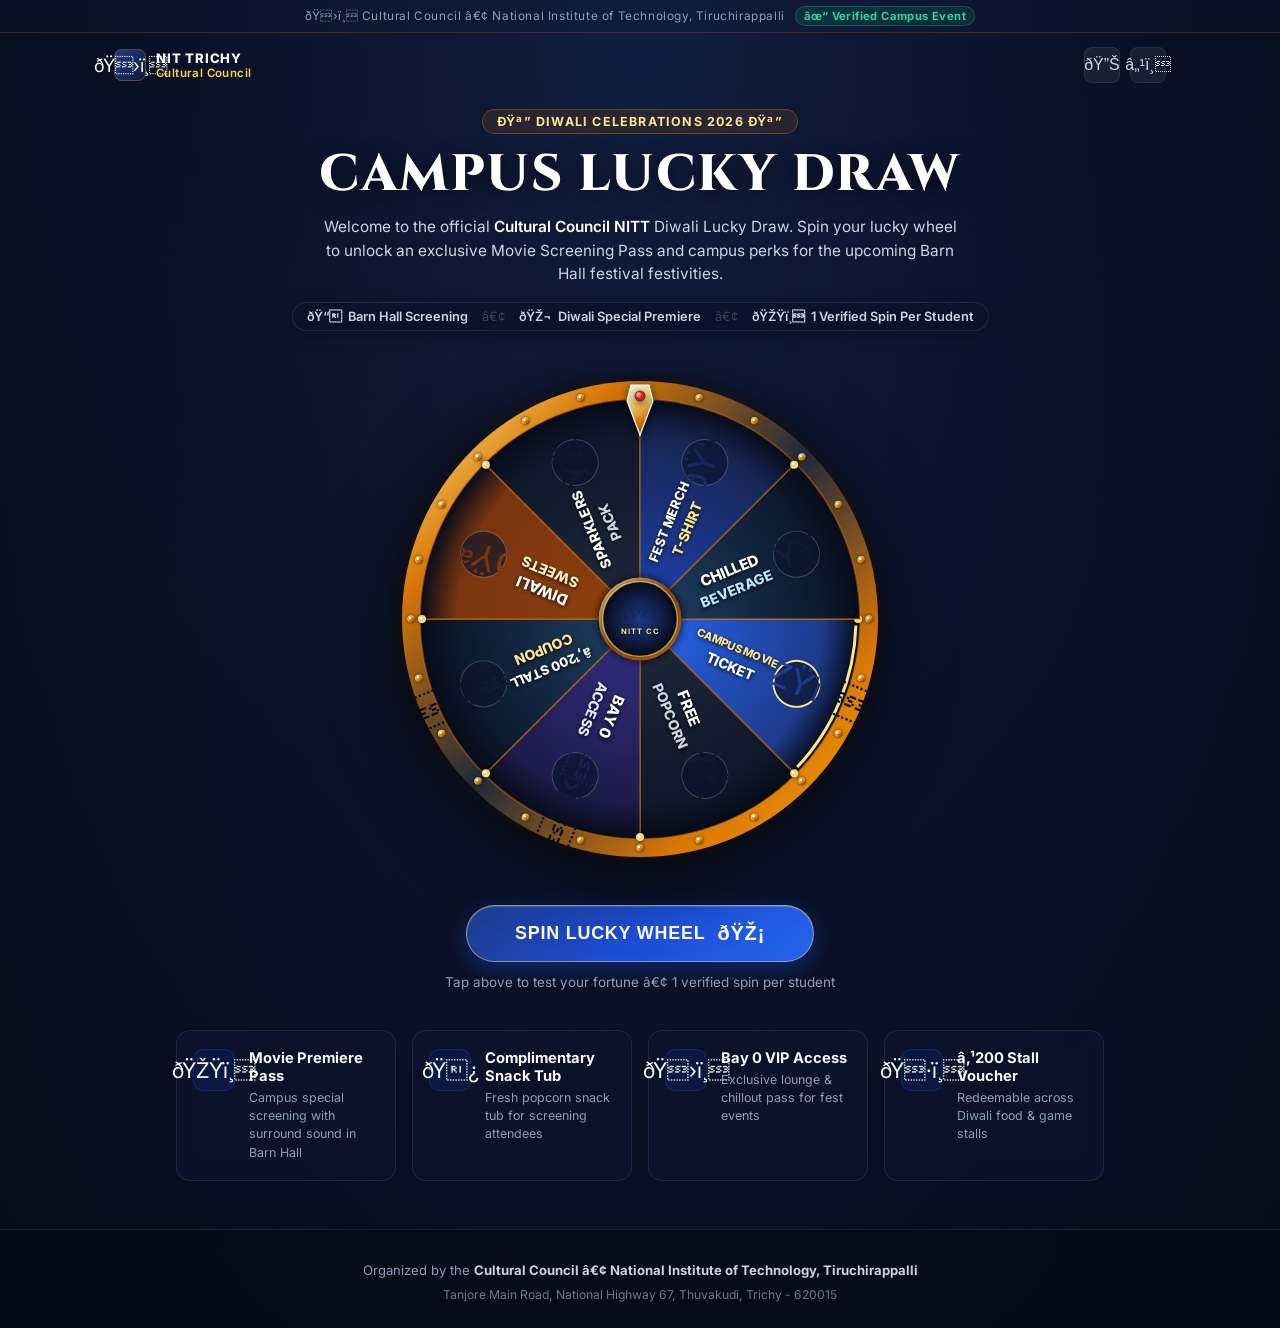
<file: standalone.html>
﻿<!DOCTYPE html>
<html lang="en">
<head>
  <meta charset="UTF-8">
  <meta name="viewport" content="width=device-width, initial-scale=1.0, maximum-scale=1.0, user-scalable=no">
  <title>Diwali Celebration | Cultural Council - NIT Trichy</title>
  
  <!-- Google Fonts for Academic & Professional Prestige -->
  <link rel="preconnect" href="https://fonts.googleapis.com">
  <link rel="preconnect" href="https://fonts.gstatic.com" crossorigin>
  <link href="https://fonts.googleapis.com/css2?family=Cinzel:wght@700;800;900&family=Inter:wght@400;500;600;700;800;900&display=swap" rel="stylesheet">
  
  <style>
/* ==========================================================
   NIT TRICHY CULTURAL COUNCIL - DIWALI CELEBRATIONS 2026
   Official Campus Event & Movie Screening Lucky Draw Portal
   Professional, Trustworthy & Institutional Design System
   ========================================================== */

:root {
  /* Institutional Palette: NIT Trichy Academic Navy & Festive Gold */
  --navy-950: #060B18;
  --navy-900: #0B132B;
  --navy-850: #0F1A3A;
  --navy-800: #14224A;
  --navy-700: #1C3066;
  --navy-600: #254085;
  
  --blue-royal: #1D4ED8;
  --blue-royal-hover: #2563EB;
  --blue-sky: #38BDF8;

  --gold-primary: #D97706;
  --gold-hover: #F59E0B;
  --gold-light: #FDE68A;
  --gold-pale: #FEF3C7;
  --gold-border: rgba(217, 119, 6, 0.38);

  --text-main: #F8FAFC;
  --text-secondary: #CBD5E1;
  --text-muted: #8E9FB8;
  --text-gold: #FCD34D;

  --card-bg: rgba(11, 19, 43, 0.88);
  --card-inner: rgba(15, 26, 58, 0.75);
  --card-border: rgba(148, 163, 184, 0.14);
  --card-border-hover: rgba(217, 119, 6, 0.45);
}

* {
  box-sizing: border-box;
  margin: 0;
  padding: 0;
  -webkit-tap-highlight-color: transparent;
}

body {
  font-family: 'Inter', -apple-system, BlinkMacSystemFont, 'Segoe UI', Roboto, Helvetica, Arial, sans-serif;
  background-color: var(--navy-950);
  background-image: 
    radial-gradient(ellipse at 50% 0%, rgba(28, 48, 102, 0.5) 0%, rgba(11, 19, 43, 0.8) 50%, var(--navy-950) 100%),
    radial-gradient(circle at 15% 45%, rgba(217, 119, 6, 0.08) 0%, transparent 40%),
    radial-gradient(circle at 85% 45%, rgba(29, 78, 216, 0.1) 0%, transparent 40%);
  color: var(--text-main);
  min-height: 100vh;
  overflow-x: hidden;
  position: relative;
  display: flex;
  flex-direction: column;
}

/* Background Confetti & Fireworks Canvas */
#fireworksCanvas {
  position: fixed;
  top: 0;
  left: 0;
  width: 100%;
  height: 100%;
  pointer-events: none;
  z-index: 20;
}

/* Institutional Top Status Strip */
.institutional-banner {
  background: linear-gradient(90deg, #091024 0%, #0F1C3C 50%, #091024 100%);
  border-bottom: 1px solid rgba(217, 119, 6, 0.25);
  padding: 6px 16px;
  font-size: 0.74rem;
  letter-spacing: 0.6px;
  color: var(--text-muted);
  display: flex;
  align-items: center;
  justify-content: center;
  gap: 10px;
  text-align: center;
}

.verified-pill {
  display: inline-flex;
  align-items: center;
  gap: 4px;
  background: rgba(16, 185, 129, 0.15);
  color: #34D399;
  border: 1px solid rgba(16, 185, 129, 0.35);
  border-radius: 999px;
  padding: 2px 8px;
  font-size: 0.7rem;
  font-weight: 700;
  letter-spacing: 0.4px;
}

/* Top Navigation / Action Bar */
.top-action-bar {
  display: flex;
  justify-content: space-between;
  align-items: center;
  padding: 14px 24px;
  max-width: 1100px;
  margin: 0 auto;
  width: 100%;
  z-index: 5;
}

.nitt-tag {
  display: inline-flex;
  align-items: center;
  gap: 10px;
}

.nitt-emblem {
  width: 32px;
  height: 32px;
  background: linear-gradient(135deg, #1E3A8A 0%, #0F1A3A 100%);
  border: 1.5px solid var(--gold-border);
  border-radius: 8px;
  display: flex;
  align-items: center;
  justify-content: center;
  font-size: 1.15rem;
  box-shadow: 0 2px 8px rgba(0, 0, 0, 0.3);
}

.nitt-tag-text {
  display: flex;
  flex-direction: column;
}

.nitt-inst-name {
  font-size: 0.82rem;
  font-weight: 800;
  letter-spacing: 0.8px;
  color: var(--text-main);
  text-transform: uppercase;
}

.nitt-dept-name {
  font-size: 0.72rem;
  color: var(--text-gold);
  letter-spacing: 0.4px;
  font-weight: 600;
}

.top-controls {
  display: flex;
  gap: 10px;
}

.control-btn {
  background: rgba(255, 255, 255, 0.06);
  border: 1px solid var(--card-border);
  color: var(--text-secondary);
  border-radius: 8px;
  width: 36px;
  height: 36px;
  display: flex;
  align-items: center;
  justify-content: center;
  cursor: pointer;
  font-size: 1rem;
  transition: all 0.2s ease;
  outline: none;
}

.control-btn:hover {
  background: rgba(255, 255, 255, 0.12);
  border-color: var(--gold-border);
  color: var(--text-main);
  transform: translateY(-1px);
}

/* Main Showcase Layout */
.main-wrapper {
  flex: 1;
  display: flex;
  flex-direction: column;
  align-items: center;
  padding: 12px 16px 48px;
  max-width: 960px;
  margin: 0 auto;
  width: 100%;
  z-index: 5;
}

/* Event Hero Header */
.event-header {
  text-align: center;
  margin-bottom: 24px;
}

.subtitle-badge {
  display: inline-flex;
  align-items: center;
  gap: 6px;
  font-size: 0.78rem;
  font-weight: 700;
  color: var(--gold-light);
  background: rgba(217, 119, 6, 0.12);
  border: 1px solid var(--gold-border);
  padding: 4px 14px;
  border-radius: 999px;
  letter-spacing: 1.2px;
  text-transform: uppercase;
  margin-bottom: 12px;
}

.main-title {
  font-family: 'Cinzel', -apple-system, serif;
  font-size: clamp(2.2rem, 5.5vw, 3.2rem);
  font-weight: 800;
  color: #FFFFFF;
  letter-spacing: 1.5px;
  margin-bottom: 10px;
  line-height: 1.15;
  text-shadow: 0 4px 20px rgba(0, 0, 0, 0.6);
}

.event-desc {
  font-size: 0.96rem;
  color: var(--text-secondary);
  max-width: 640px;
  margin: 0 auto;
  line-height: 1.55;
}

.event-desc strong {
  color: #FFFFFF;
  font-weight: 600;
}

/* Verified Event Metadata Tags */
.metadata-strip {
  display: flex;
  flex-wrap: wrap;
  align-items: center;
  justify-content: center;
  gap: 8px 14px;
  margin-top: 16px;
  padding: 6px 14px;
  background: var(--card-bg);
  border: 1px solid var(--card-border);
  border-radius: 999px;
  box-shadow: 0 4px 16px rgba(0, 0, 0, 0.3);
}

.meta-item {
  font-size: 0.8rem;
  font-weight: 600;
  color: var(--text-secondary);
  display: inline-flex;
  align-items: center;
  gap: 6px;
}

.meta-item strong {
  color: var(--text-main);
}

.meta-divider {
  color: rgba(255, 255, 255, 0.2);
  font-size: 0.8rem;
}

@media (max-width: 600px) {
  .metadata-strip {
    border-radius: 14px;
    padding: 10px 14px;
  }
  .meta-divider {
    display: none;
  }
}

/* Wheel Arena */
.wheel-stage {
  position: relative;
  display: flex;
  justify-content: center;
  align-items: center;
  margin: 14px 0 24px;
}

/* Canvas Container */
.wheel-canvas-container {
  position: relative;
  width: 500px;
  height: 500px;
  max-width: 90vw;
  max-height: 90vw;
  filter: drop-shadow(0 14px 35px rgba(0, 0, 0, 0.7));
}

#wheelCanvas {
  width: 100%;
  height: 100%;
  display: block;
}

/* Spin Controls */
.spin-action-wrapper {
  margin-top: 12px;
  display: flex;
  flex-direction: column;
  align-items: center;
  gap: 12px;
  text-align: center;
}

.spin-btn {
  background: linear-gradient(135deg, #1E3A8A 0%, #1D4ED8 50%, #2563EB 100%);
  border: 1.5px solid rgba(253, 230, 138, 0.5);
  border-radius: 999px;
  padding: 16px 48px;
  font-size: 1.12rem;
  font-weight: 800;
  letter-spacing: 0.8px;
  color: #FFFFFF;
  cursor: pointer;
  box-shadow: 
    0 6px 20px rgba(29, 78, 216, 0.45),
    0 2px 6px rgba(0, 0, 0, 0.4),
    inset 0 1px 0 rgba(255, 255, 255, 0.2);
  transition: all 0.22s cubic-bezier(0.16, 1, 0.3, 1);
  display: inline-flex;
  align-items: center;
  gap: 12px;
  outline: none;
}

.spin-btn:hover:not(:disabled) {
  transform: translateY(-2px);
  background: linear-gradient(135deg, #2563EB 0%, #3B82F6 100%);
  border-color: #FDE68A;
  box-shadow: 
    0 10px 28px rgba(29, 78, 216, 0.6),
    0 4px 10px rgba(0, 0, 0, 0.35);
}

.spin-btn:active:not(:disabled) {
  transform: translateY(1px);
}

.spin-btn:disabled {
  cursor: not-allowed;
}

.spin-btn.already-spun {
  background: #1E293B;
  border-color: rgba(148, 163, 184, 0.3);
  color: #94A3B8;
  box-shadow: none;
}

.spin-hint {
  font-size: 0.84rem;
  color: var(--text-muted);
}

.spin-hint strong {
  color: var(--text-secondary);
}

/* Campus Perks Strip (Professional Clean Grid) */
.perks-strip {
  display: grid;
  grid-template-columns: repeat(auto-fit, minmax(210px, 1fr));
  gap: 16px;
  width: 100%;
  margin-top: 40px;
}

.perk-card {
  background: var(--card-bg);
  border: 1px solid var(--card-border);
  border-radius: 14px;
  padding: 18px 16px;
  display: flex;
  align-items: flex-start;
  gap: 14px;
  transition: all 0.2s ease;
  backdrop-filter: blur(10px);
}

.perk-card:hover {
  transform: translateY(-2px);
  border-color: var(--card-border-hover);
  background: rgba(15, 26, 58, 0.95);
  box-shadow: 0 8px 24px rgba(0, 0, 0, 0.35);
}

.perk-icon-box {
  width: 42px;
  height: 42px;
  background: rgba(29, 78, 216, 0.15);
  border: 1px solid rgba(29, 78, 216, 0.3);
  border-radius: 10px;
  display: flex;
  align-items: center;
  justify-content: center;
  font-size: 1.35rem;
  flex-shrink: 0;
}

.perk-info h4 {
  font-size: 0.92rem;
  font-weight: 700;
  color: var(--text-main);
  margin-bottom: 4px;
}

.perk-info p {
  font-size: 0.78rem;
  color: var(--text-muted);
  line-height: 1.45;
}

/* Institutional Footer */
footer {
  text-align: center;
  padding: 30px 20px 24px;
  font-size: 0.82rem;
  color: var(--text-muted);
  border-top: 1px solid var(--card-border);
  margin-top: auto;
  position: relative;
  z-index: 5;
  background: rgba(6, 11, 24, 0.85);
  backdrop-filter: blur(8px);
}

footer p {
  line-height: 1.6;
}

footer strong {
  color: var(--text-secondary);
}

/* ==========================================================
   OFFICIAL EVENT CONFIRMATION & REGISTRATION MODAL
   (Authentic Academic Card - No Scam Urgency Popups)
   ========================================================== */

.modal-backdrop {
  position: fixed;
  top: 0;
  left: 0;
  width: 100%;
  height: 100%;
  background: rgba(4, 8, 18, 0.85);
  backdrop-filter: blur(10px);
  display: flex;
  align-items: center;
  justify-content: center;
  padding: 16px;
  z-index: 1000;
  opacity: 0;
  visibility: hidden;
  transition: opacity 0.25s ease, visibility 0.25s ease;
}

.modal-backdrop.active {
  opacity: 1;
  visibility: visible;
}

.modal-content {
  background: #0B132B;
  border: 1.5px solid rgba(217, 119, 6, 0.35);
  box-shadow: 
    0 16px 50px rgba(0, 0, 0, 0.8),
    0 0 35px rgba(29, 78, 216, 0.25);
  border-radius: 20px;
  max-width: 520px;
  width: 100%;
  padding: 28px 24px;
  position: relative;
  transform: scale(0.95) translateY(12px);
  transition: transform 0.25s cubic-bezier(0.16, 1, 0.3, 1);
  overflow: hidden;
}

.modal-backdrop.active .modal-content {
  transform: scale(1) translateY(0);
}

/* Close Button (X) */
.modal-close-btn {
  position: absolute;
  top: 16px;
  right: 16px;
  background: rgba(255, 255, 255, 0.08);
  border: 1px solid rgba(255, 255, 255, 0.15);
  color: var(--text-muted);
  width: 34px;
  height: 34px;
  border-radius: 50%;
  display: flex;
  align-items: center;
  justify-content: center;
  font-size: 20px;
  cursor: pointer;
  z-index: 9999;
  transition: all 0.18s ease;
}

.modal-close-btn:hover {
  background: rgba(255, 255, 255, 0.18);
  color: #FFFFFF;
}

/* Modal Institutional Header */
.modal-header {
  text-align: center;
  margin-bottom: 20px;
}

.modal-crest-badge {
  display: inline-flex;
  align-items: center;
  gap: 7px;
  background: rgba(29, 78, 216, 0.14);
  border: 1px solid rgba(29, 78, 216, 0.35);
  color: #93C5FD;
  padding: 4px 12px;
  border-radius: 999px;
  font-size: 0.74rem;
  font-weight: 700;
  letter-spacing: 0.6px;
  text-transform: uppercase;
  margin-bottom: 12px;
}

.modal-header h2 {
  font-size: 1.45rem;
  font-weight: 800;
  color: #FFFFFF;
  margin-bottom: 4px;
  letter-spacing: 0.3px;
}

.modal-header p {
  font-size: 0.84rem;
  color: var(--text-muted);
}

/* Admission Passcard Container */
.passcard-box {
  background: linear-gradient(145deg, #0F1A3A 0%, #0A1329 100%);
  border: 1.5px solid var(--gold-border);
  border-radius: 16px;
  padding: 20px;
  margin-bottom: 20px;
  position: relative;
  box-shadow: inset 0 1px 0 rgba(255, 255, 255, 0.1);
}

.passcard-top {
  display: flex;
  align-items: center;
  justify-content: space-between;
  border-bottom: 1px dashed rgba(217, 119, 6, 0.3);
  padding-bottom: 14px;
  margin-bottom: 14px;
}

.pass-type-badge {
  font-size: 0.7rem;
  font-weight: 800;
  letter-spacing: 0.8px;
  text-transform: uppercase;
  background: rgba(217, 119, 6, 0.2);
  color: var(--gold-light);
  border: 1px solid var(--gold-border);
  padding: 3px 8px;
  border-radius: 6px;
}

.pass-venue-badge {
  font-size: 0.75rem;
  color: var(--text-secondary);
  font-weight: 600;
}

.passcard-body {
  display: flex;
  align-items: center;
  gap: 16px;
}

.pass-icon-disc {
  width: 56px;
  height: 56px;
  border-radius: 14px;
  background: linear-gradient(135deg, rgba(29, 78, 216, 0.25) 0%, rgba(217, 119, 6, 0.2) 100%);
  border: 1px solid var(--gold-border);
  display: flex;
  align-items: center;
  justify-content: center;
  font-size: 2rem;
  flex-shrink: 0;
}

.pass-details h3 {
  font-size: 1.18rem;
  font-weight: 800;
  color: #FFFFFF;
  margin-bottom: 4px;
}

.pass-details p {
  font-size: 0.82rem;
  color: var(--gold-light);
  font-weight: 500;
}

/* Registration Callout Box */
.registration-callout {
  background: rgba(15, 23, 42, 0.6);
  border: 1px solid var(--card-border);
  border-radius: 12px;
  padding: 14px 16px;
  margin-bottom: 20px;
}

.callout-heading {
  font-size: 0.82rem;
  font-weight: 700;
  color: var(--text-secondary);
  margin-bottom: 6px;
  display: flex;
  align-items: center;
  gap: 6px;
}

.callout-desc {
  font-size: 0.82rem;
  color: var(--text-muted);
  line-height: 1.5;
}

/* Official Action Button (Google Forms) */
.official-form-btn {
  display: flex;
  align-items: center;
  justify-content: center;
  gap: 10px;
  width: 100%;
  background: linear-gradient(135deg, #1E3A8A 0%, #1D4ED8 100%);
  color: #FFFFFF;
  text-decoration: none;
  border: 1px solid rgba(253, 230, 138, 0.35);
  border-radius: 12px;
  padding: 15px 22px;
  font-size: 0.98rem;
  font-weight: 800;
  letter-spacing: 0.4px;
  cursor: pointer;
  box-shadow: 0 4px 18px rgba(29, 78, 216, 0.45);
  transition: all 0.2s ease;
}

.official-form-btn:hover {
  background: linear-gradient(135deg, #2563EB 0%, #3B82F6 100%);
  transform: translateY(-2px);
  box-shadow: 0 6px 24px rgba(29, 78, 216, 0.6);
  border-color: #FDE68A;
}

/* Subtle Redirect Status (Dignified - Not Spammy) */
.modal-redirect-status {
  display: flex;
  align-items: center;
  justify-content: space-between;
  margin-top: 12px;
  font-size: 0.78rem;
  color: var(--text-muted);
}

.redirect-text {
  display: inline-flex;
  align-items: center;
  gap: 6px;
}

.cancel-redirect-link {
  background: none;
  border: none;
  color: var(--text-muted);
  font-size: 0.78rem;
  text-decoration: underline;
  cursor: pointer;
  transition: color 0.15s ease;
}

.cancel-redirect-link:hover {
  color: var(--text-main);
}

.single-spin-badge {
  display: flex;
  align-items: center;
  justify-content: center;
  gap: 6px;
  font-size: 0.75rem;
  color: var(--text-muted);
  margin-top: 14px;
  padding-top: 10px;
  border-top: 1px solid rgba(255, 255, 255, 0.08);
}

  </style>
</head>
<body>

<!-- Fullscreen Fireworks & Confetti Canvas -->
  <canvas id="fireworksCanvas"></canvas>

  <!-- Institutional Verification Top Strip -->
  <div class="institutional-banner">
    <span>ðŸ›ï¸ Cultural Council â€¢ National Institute of Technology, Tiruchirappalli</span>
    <span class="verified-pill">âœ“ Verified Campus Event</span>
  </div>

  <!-- Top Action & Navigation Bar -->
  <header class="top-action-bar">
    <div class="nitt-tag">
      <div class="nitt-emblem" aria-hidden="true">ðŸ›ï¸</div>
      <div class="nitt-tag-text">
        <span class="nitt-inst-name">NIT Trichy</span>
        <span class="nitt-dept-name">Cultural Council</span>
      </div>
    </div>
    <div class="top-controls">
      <button id="soundToggleBtn" class="control-btn" title="Toggle Sound (Mute/Unmute)">
        <span id="soundIcon">ðŸ”Š</span>
      </button>
      <button id="infoBtn" class="control-btn" title="Event Info">
        <span>â„¹ï¸</span>
      </button>
    </div>
  </header>

  <!-- Main Showcase Container -->
  <main class="main-wrapper">
    
    <!-- Professional Event Header -->
    <section class="event-header">
      <div class="subtitle-badge">ðŸª” DIWALI CELEBRATIONS 2026 ðŸª”</div>
      <h1 class="main-title">CAMPUS LUCKY DRAW</h1>
      <p class="event-desc">
        Welcome to the official <strong>Cultural Council NITT</strong> Diwali Lucky Draw. Spin your lucky wheel to unlock an exclusive Movie Screening Pass and campus perks for the upcoming Barn Hall festival festivities.
      </p>

      <!-- Clean Verified Event Metadata Strip -->
      <div class="metadata-strip">
        <div class="meta-item">
          <span>ðŸ“</span>
          <span>Barn Hall Screening</span>
        </div>
        <span class="meta-divider">â€¢</span>
        <div class="meta-item">
          <span>ðŸŽ¬</span>
          <span>Diwali Special Premiere</span>
        </div>
        <span class="meta-divider">â€¢</span>
        <div class="meta-item">
          <span>ðŸŽŸï¸</span>
          <span>1 Verified Spin Per Student</span>
        </div>
      </div>
    </section>

    <!-- Wheel Arena -->
    <section class="wheel-stage">
      <div class="wheel-canvas-container">
        <canvas id="wheelCanvas"></canvas>
      </div>
    </section>

    <!-- Spin Button Controls -->
    <div class="spin-action-wrapper">
      <button id="spinBtn" class="spin-btn">
        <span>SPIN LUCKY WHEEL</span>
        <span style="font-size: 1.25rem;">ðŸŽ¡</span>
      </button>
      <p id="spinStatus" class="spin-hint">Tap above to test your fortune â€¢ 1 verified spin per student</p>
    </div>

    <!-- Campus Perks Grid -->
    <section class="perks-strip">
      <div class="perk-card">
        <div class="perk-icon-box">ðŸŽŸï¸</div>
        <div class="perk-info">
          <h4>Movie Premiere Pass</h4>
          <p>Campus special screening with surround sound in Barn Hall</p>
        </div>
      </div>

      <div class="perk-card">
        <div class="perk-icon-box">ðŸ¿</div>
        <div class="perk-info">
          <h4>Complimentary Snack Tub</h4>
          <p>Fresh popcorn snack tub for screening attendees</p>
        </div>
      </div>

      <div class="perk-card">
        <div class="perk-icon-box">ðŸ›ï¸</div>
        <div class="perk-info">
          <h4>Bay 0 VIP Access</h4>
          <p>Exclusive lounge & chillout pass for fest events</p>
        </div>
      </div>

      <div class="perk-card">
        <div class="perk-icon-box">ðŸ·ï¸</div>
        <div class="perk-info">
          <h4>â‚¹200 Stall Voucher</h4>
          <p>Redeemable across Diwali food & game stalls</p>
        </div>
      </div>
    </section>

  </main>

  <!-- Institutional Footer -->
  <footer>
    <p>Organized by the <strong>Cultural Council â€¢ National Institute of Technology, Tiruchirappalli</strong></p>
    <p style="margin-top: 4px; font-size: 0.76rem; opacity: 0.75;">Tanjore Main Road, National Highway 67, Thuvakudi, Trichy - 620015</p>
  </footer>

  <!-- =======================================================
       OFFICIAL EVENT CONFIRMATION & REGISTRATION PASS MODAL
       (Authentic Institutional Card - No Scam Urgency Popups)
       ======================================================= -->
  <div id="winnerModal" class="modal-backdrop" role="dialog" aria-modal="true">
    <div class="modal-content">
      <!-- Close Button -->
      <button type="button" id="modalCloseBtn" class="modal-close-btn" aria-label="Close dialog">&times;</button>
      
      <div class="modal-header">
        <div class="modal-crest-badge">
          <span>ðŸ›ï¸</span>
          <span>NIT Trichy â€¢ Cultural Council</span>
        </div>
        <h2>Lucky Draw Reward Unlocked</h2>
        <p>Diwali Celebrations 2026 â€¢ Campus Screening</p>
      </div>

      <!-- Admission Passcard Container -->
      <div class="passcard-box">
        <div class="passcard-top">
          <span class="pass-type-badge">Official Event Reward</span>
          <span class="pass-venue-badge">ðŸ“ Barn Hall Screening</span>
        </div>

        <div class="passcard-body">
          <div class="pass-icon-disc">ðŸŽŸï¸</div>
          <div class="pass-details">
            <h3 class="prize-spotlight-text">Ticket for Movie</h3>
            <p>Diwali Special Screening Pass</p>
          </div>
        </div>
      </div>

      <!-- Instructions & Official Form Link -->
      <div class="registration-callout">
        <div class="callout-heading">
          <span>ðŸ“‹</span>
          <span>Verification & Seat Allocation:</span>
        </div>
        <p class="callout-desc">
          Your lucky spin qualifies you for this campus screening pass! Please proceed to the official Cultural Council Google Form to verify your student roll number and confirm your seat booking.
        </p>
      </div>

      <!-- Action Button -->
      <a id="claimRedirectLink" href="https://forms.gle/diwali-nitt-movie-ticket" target="_blank" rel="noopener noreferrer" class="official-form-btn">
        <span>Proceed to Official Registration Form</span>
        <span>âž”</span>
      </a>

      <!-- Dignified Redirect Notice (No aggressive alarmist bars) -->
      <div class="modal-redirect-status">
        <span class="redirect-text">
          <span>âš¡</span>
          <span>Opening form in <strong id="redirectCountdown" style="color: var(--text-gold);">4</strong>s...</span>
        </span>
        <button type="button" id="cancelRedirectBtn" class="cancel-redirect-link">
          Stay on page
        </button>
      </div>

      <!-- Single-spin Policy Note -->
      <div class="single-spin-badge">
        <span>ðŸ”’</span>
        <span>Verified 1-spin policy: Your reward has been confirmed on this device.</span>
      </div>

    </div>
  </div>

  <script>
// 1. Audio Engine
/**
 * Diwali Spin Wheel - Synthesized Web Audio Engine
 * Zero external audio file dependencies. Works 100% offline and cross-origin safe.
 */
class SoundEngine {
  constructor() {
    this.ctx = null;
    this.isMuted = false;
    this.initialized = false;
  }

  init() {
    if (this.initialized) return;
    try {
      const AudioCtx = window.AudioContext || window.webkitAudioContext;
      if (AudioCtx) {
        this.ctx = new AudioCtx();
        this.initialized = true;
      }
    } catch (e) {
      console.warn('AudioContext not supported:', e);
    }
  }

  resume() {
    this.init();
    if (this.ctx && this.ctx.state === 'suspended') {
      this.ctx.resume();
    }
  }

  toggleMute() {
    this.isMuted = !this.isMuted;
    return this.isMuted;
  }

  // Mechanical wheel peg click sound
  playTick(velocity = 1) {
    if (this.isMuted || !this.ctx) return;
    this.resume();

    try {
      const now = this.ctx.currentTime;
      const osc = this.ctx.createOscillator();
      const gain = this.ctx.createGain();
      const filter = this.ctx.createBiquadFilter();

      // Sharp click transient with body
      const freq = 600 + Math.min(velocity * 80, 400);
      osc.type = 'triangle';
      osc.frequency.setValueAtTime(freq, now);
      osc.frequency.exponentialRampToValueAtTime(120, now + 0.035);

      filter.type = 'bandpass';
      filter.frequency.setValueAtTime(1400, now);
      filter.Q.setValueAtTime(3, now);

      gain.gain.setValueAtTime(0.001, now);
      gain.gain.linearRampToValueAtTime(Math.min(0.25 * velocity, 0.4), now + 0.004);
      gain.gain.exponentialRampToValueAtTime(0.0001, now + 0.045);

      osc.connect(filter);
      filter.connect(gain);
      gain.connect(this.ctx.destination);

      osc.start(now);
      osc.stop(now + 0.05);

      // Add a tiny wooden noise click
      this.playWoodNoise(now, 0.08 * velocity);
    } catch (e) {
      // Audio fallback
    }
  }

  playWoodNoise(time, volume) {
    try {
      const bufferSize = this.ctx.sampleRate * 0.015;
      const buffer = this.ctx.createBuffer(1, bufferSize, this.ctx.sampleRate);
      const output = buffer.getChannelData(0);
      for (let i = 0; i < bufferSize; i++) {
        output[i] = Math.random() * 2 - 1;
      }
      const whiteNoise = this.ctx.createBufferSource();
      whiteNoise.buffer = buffer;

      const filter = this.ctx.createBiquadFilter();
      filter.type = 'highpass';
      filter.frequency.setValueAtTime(1200, time);

      const gain = this.ctx.createGain();
      gain.gain.setValueAtTime(volume, time);
      gain.gain.exponentialRampToValueAtTime(0.001, time + 0.015);

      whiteNoise.connect(filter);
      filter.connect(gain);
      gain.connect(this.ctx.destination);

      whiteNoise.start(time);
    } catch (e) {}
  }

  // Spin launch sound
  playSpinStart() {
    if (this.isMuted || !this.ctx) return;
    this.resume();

    try {
      const now = this.ctx.currentTime;
      const osc = this.ctx.createOscillator();
      const gain = this.ctx.createGain();

      osc.type = 'sine';
      osc.frequency.setValueAtTime(180, now);
      osc.frequency.exponentialRampToValueAtTime(540, now + 0.4);

      gain.gain.setValueAtTime(0.01, now);
      gain.gain.linearRampToValueAtTime(0.2, now + 0.15);
      gain.gain.exponentialRampToValueAtTime(0.001, now + 0.45);

      osc.connect(gain);
      gain.connect(this.ctx.destination);

      osc.start(now);
      osc.stop(now + 0.5);
    } catch (e) {}
  }

  // Joyous Diwali Fanfare for the Win!
  playWinFanfare() {
    if (this.isMuted || !this.ctx) return;
    this.resume();

    try {
      const notes = [
        { f: 523.25, t: 0.00, d: 0.18 }, // C5
        { f: 659.25, t: 0.16, d: 0.18 }, // E5
        { f: 783.99, t: 0.32, d: 0.22 }, // G5
        { f: 1046.50, t: 0.50, d: 0.65 }, // C6
        { f: 1318.51, t: 0.70, d: 0.85 }  // E6 (sparkle high)
      ];

      const start = this.ctx.currentTime + 0.05;

      notes.forEach(n => {
        const osc = this.ctx.createOscillator();
        const oscHarmonic = this.ctx.createOscillator();
        const gain = this.ctx.createGain();

        osc.type = 'triangle';
        osc.frequency.setValueAtTime(n.f, start + n.t);

        oscHarmonic.type = 'sine';
        oscHarmonic.frequency.setValueAtTime(n.f * 2, start + n.t);

        gain.gain.setValueAtTime(0.001, start + n.t);
        gain.gain.linearRampToValueAtTime(0.2, start + n.t + 0.03);
        gain.gain.exponentialRampToValueAtTime(0.0001, start + n.t + n.d);

        osc.connect(gain);
        oscHarmonic.connect(gain);
        gain.connect(this.ctx.destination);

        osc.start(start + n.t);
        osc.stop(start + n.t + n.d);
        oscHarmonic.start(start + n.t);
        oscHarmonic.stop(start + n.t + n.d);
      });

      // Play cracker burst after brief pause
      setTimeout(() => {
        this.playCrackerBurst();
      }, 400);
      setTimeout(() => {
        this.playCrackerBurst();
      }, 850);
    } catch (e) {}
  }

  // Diwali phataka / cracker burst sound
  playCrackerBurst() {
    if (this.isMuted || !this.ctx) return;
    try {
      const now = this.ctx.currentTime;
      // White noise explosion
      const bufferSize = this.ctx.sampleRate * 0.4;
      const buffer = this.ctx.createBuffer(1, bufferSize, this.ctx.sampleRate);
      const data = buffer.getChannelData(0);
      for (let i = 0; i < bufferSize; i++) {
        data[i] = (Math.random() * 2 - 1) * Math.exp(-i / (this.ctx.sampleRate * 0.08));
      }
      const noise = this.ctx.createBufferSource();
      noise.buffer = buffer;

      const filter = this.ctx.createBiquadFilter();
      filter.type = 'lowpass';
      filter.frequency.setValueAtTime(800, now);
      filter.frequency.exponentialRampToValueAtTime(200, now + 0.3);

      const gain = this.ctx.createGain();
      gain.gain.setValueAtTime(0.35, now);
      gain.gain.exponentialRampToValueAtTime(0.001, now + 0.38);

      noise.connect(filter);
      filter.connect(gain);
      gain.connect(this.ctx.destination);

      noise.start(now);
    } catch (e) {}
  }
}

window.soundEngine = new SoundEngine();


// 2. Fireworks Engine
/**
 * Diwali Fireworks & Golden Confetti Engine
 * Renders celebratory fireworks, sparklers, and confetti across the canvas.
 */
class FireworksEngine {
  constructor(canvasId) {
    this.canvas = document.getElementById(canvasId);
    if (!this.canvas) return;
    this.ctx = this.canvas.getContext('2d');
    this.particles = [];
    this.rockets = [];
    this.confetti = [];
    this.isRunning = false;
    this.resize();
    window.addEventListener('resize', () => this.resize());
  }

  resize() {
    if (!this.canvas) return;
    this.canvas.width = window.innerWidth;
    this.canvas.height = window.innerHeight;
  }

  startCelebration(duration = 7000) {
    this.isRunning = true;
    this.resize();

    // Launch initial salvo of rockets
    this.launchBurstSalvo(8);

    // Continuous celebration
    const interval = setInterval(() => {
      if (!this.isRunning) {
        clearInterval(interval);
        return;
      }
      this.launchRandomRocket();
      this.addConfettiBurst();
    }, 400);

    // Stop launching new after duration
    setTimeout(() => {
      clearInterval(interval);
      setTimeout(() => {
        this.isRunning = false;
        this.clear();
      }, 3000);
    }, duration);

    this.animate();
  }

  launchBurstSalvo(count = 6) {
    for (let i = 0; i < count; i++) {
      setTimeout(() => {
        const x = this.canvas.width * (0.15 + Math.random() * 0.7);
        const y = this.canvas.height * (0.2 + Math.random() * 0.35);
        this.explodeAt(x, y);
      }, i * 220);
    }
  }

  launchRandomRocket() {
    const x = this.canvas.width * (0.2 + Math.random() * 0.6);
    const targetY = this.canvas.height * (0.15 + Math.random() * 0.35);
    this.explodeAt(x, targetY);
  }

  explodeAt(x, y) {
    const festiveColors = [
      '#FFD700', // Gold
      '#FF9933', // Deep Saffron
      '#FF3366', // Festive Pink / Red
      '#00FFCC', // Cyan Spark
      '#9933FF', // Royal Purple
      '#FFFFFF', // White Flash
      '#FF6600', // Marigold Orange
      '#00E676'  // Emerald Spark
    ];

    const color1 = festiveColors[Math.floor(Math.random() * festiveColors.length)];
    const color2 = festiveColors[Math.floor(Math.random() * festiveColors.length)];
    const particleCount = 70;

    for (let i = 0; i < particleCount; i++) {
      const angle = (Math.PI * 2 / particleCount) * i + (Math.random() * 0.2);
      const speed = 2.5 + Math.random() * 6;
      this.particles.push({
        x: x,
        y: y,
        vx: Math.cos(angle) * speed,
        vy: Math.sin(angle) * speed,
        alpha: 1,
        color: Math.random() > 0.5 ? color1 : color2,
        decay: 0.012 + Math.random() * 0.018,
        gravity: 0.1,
        size: 2 + Math.random() * 3,
        sparkle: Math.random() > 0.4
      });
    }
  }

  addConfettiBurst() {
    const colors = ['#FFD700', '#FF5722', '#E91E63', '#00BCD4', '#8BC34A', '#FFC107'];
    for (let i = 0; i < 25; i++) {
      this.confetti.push({
        x: Math.random() * this.canvas.width,
        y: -10,
        vx: (Math.random() - 0.5) * 3,
        vy: 2 + Math.random() * 4,
        rotation: Math.random() * 360,
        rotationSpeed: (Math.random() - 0.5) * 10,
        size: 7 + Math.random() * 8,
        color: colors[Math.floor(Math.random() * colors.length)],
        alpha: 1
      });
    }
  }

  clear() {
    if (!this.ctx) return;
    this.ctx.clearRect(0, 0, this.canvas.width, this.canvas.height);
    this.particles = [];
    this.confetti = [];
  }

  animate() {
    if (!this.isRunning && this.particles.length === 0 && this.confetti.length === 0) {
      this.clear();
      return;
    }

    this.ctx.clearRect(0, 0, this.canvas.width, this.canvas.height);

    // Draw & update firework particles
    for (let i = this.particles.length - 1; i >= 0; i--) {
      const p = this.particles[i];
      p.x += p.vx;
      p.y += p.vy;
      p.vy += p.gravity;
      p.vx *= 0.98;
      p.alpha -= p.decay;

      if (p.alpha <= 0) {
        this.particles.splice(i, 1);
        continue;
      }

      this.ctx.save();
      this.ctx.globalAlpha = p.alpha;
      this.ctx.fillStyle = p.color;
      this.ctx.shadowBlur = 8;
      this.ctx.shadowColor = p.color;
      this.ctx.beginPath();
      this.ctx.arc(p.x, p.y, p.size, 0, Math.PI * 2);
      this.ctx.fill();
      this.ctx.restore();
    }

    // Draw & update confetti
    for (let i = this.confetti.length - 1; i >= 0; i--) {
      const c = this.confetti[i];
      c.x += c.vx;
      c.y += c.vy;
      c.rotation += c.rotationSpeed;

      if (c.y > this.canvas.height) {
        this.confetti.splice(i, 1);
        continue;
      }

      this.ctx.save();
      this.ctx.translate(c.x, c.y);
      this.ctx.rotate((c.rotation * Math.PI) / 180);
      this.ctx.fillStyle = c.color;
      this.ctx.fillRect(-c.size / 2, -c.size / 4, c.size, c.size / 2);
      this.ctx.restore();
    }

    requestAnimationFrame(() => this.animate());
  }
}


// 3. Wheel Engine
/**
 * Diwali Celebration - Wheel Engine
 * High-precision canvas renderer, smooth physics, authentic flapper deflection,
 * prominent large reward display, and guaranteed promotional target landing.
 * Institutional NIT Trichy Academic Navy & Festive Gold Design System.
 */

const DEFAULT_PRIZES = [
  {
    id: 'movie_ticket',
    label: 'Ticket for Movie',
    line1: 'CAMPUS MOVIE',
    line2: 'TICKET',
    icon: 'ðŸŽŸï¸',
    color1: '#1E3A8A', // Deep Royal Academic Navy
    color2: '#2563EB',
    accent: '#FDE68A',
    textColor: '#FFFFFF',
    isTarget: true
  },
  {
    id: 'popcorn',
    label: 'Free Popcorn',
    line1: 'FREE',
    line2: 'POPCORN',
    icon: 'ðŸ¿',
    color1: '#0F172A', // Slate Midnight
    color2: '#1E293B',
    accent: '#CBD5E1',
    textColor: '#FFFFFF',
    isTarget: false
  },
  {
    id: 'bay_zero',
    label: 'Bay 0 Access',
    line1: 'BAY 0',
    line2: 'ACCESS',
    icon: 'ðŸ›ï¸',
    color1: '#1E1B4B', // Deep Royal Indigo
    color2: '#312E81',
    accent: '#E0E7FF',
    textColor: '#FFFFFF',
    isTarget: false
  },
  {
    id: 'coupon_200',
    label: 'â‚¹200 Stall Coupon',
    line1: 'â‚¹200 STALL',
    line2: 'COUPON',
    icon: 'ðŸ·ï¸',
    color1: '#0B192C', // Deep Twilight Slate
    color2: '#1E3E62',
    accent: '#FDE68A',
    textColor: '#FFFFFF',
    isTarget: false
  },
  {
    id: 'sweets_box',
    label: 'Diwali Sweets Box',
    line1: 'DIWALI',
    line2: 'SWEETS',
    icon: 'ðŸª”',
    color1: '#78350F', // Rich Warm Amber
    color2: '#92400E',
    accent: '#FEF3C7',
    textColor: '#FFFFFF',
    isTarget: false
  },
  {
    id: 'sparklers',
    label: 'Sparklers Pack',
    line1: 'SPARKLERS',
    line2: 'PACK',
    icon: 'ðŸŽ†',
    color1: '#0F172A', // Slate Midnight
    color2: '#1E293B',
    accent: '#CBD5E1',
    textColor: '#FFFFFF',
    isTarget: false
  },
  {
    id: 'fest_merch',
    label: 'Fest Exclusive T-Shirt',
    line1: 'FEST MERCH',
    line2: 'T-SHIRT',
    icon: 'ðŸ‘•',
    color1: '#172554', // Deep Ocean Navy
    color2: '#1E40AF',
    accent: '#FDE68A',
    textColor: '#FFFFFF',
    isTarget: false
  },
  {
    id: 'chilled_beverage',
    label: 'Chilled Beverage',
    line1: 'CHILLED',
    line2: 'BEVERAGE',
    icon: 'ðŸ¥¤',
    color1: '#0B192C', // Deep Twilight Slate
    color2: '#1E3E62',
    accent: '#BAE6FD',
    textColor: '#FFFFFF',
    isTarget: false
  }
];

class DiwaliWheel {
  static getDefaultPrizes() {
    return JSON.parse(JSON.stringify(DEFAULT_PRIZES));
  }

  static loadPrizes() {
    try {
      const raw = localStorage.getItem('nitt_wheel_prizes');
      if (raw) {
        const parsed = JSON.parse(raw);
        if (Array.isArray(parsed) && parsed.length >= 2) {
          return parsed;
        }
      }
    } catch (err) {
      console.warn('Could not parse stored wheel prizes:', err);
    }
    return DiwaliWheel.getDefaultPrizes();
  }

  static savePrizes(prizes) {
    try {
      localStorage.setItem('nitt_wheel_prizes', JSON.stringify(prizes));
    } catch (err) {
      console.error('Failed to save prizes to localStorage:', err);
    }
  }

  static loadTargetPrizeId() {
    return localStorage.getItem('nitt_target_prize_id') || 'movie_ticket';
  }

  static saveTargetPrizeId(targetId) {
    localStorage.setItem('nitt_target_prize_id', targetId);
  }

  constructor(canvasId, options = {}) {
    this.canvas = document.getElementById(canvasId);
    if (!this.canvas) return;
    this.ctx = this.canvas.getContext('2d');

    this.targetPrizeId = options.targetPrizeId !== undefined ? options.targetPrizeId : DiwaliWheel.loadTargetPrizeId();
    this.prizes = options.prizes ? options.prizes : DiwaliWheel.loadPrizes();
    this.updateTargetFlags();

    this.numSlices = this.prizes.length;
    this.sliceAngle = (2 * Math.PI) / this.numSlices;

    // Angle state (in radians)
    this.currentAngle = 0;
    this.isSpinning = false;

    // Pointer flapper animation state
    this.flapperAngle = 0;
    this.lastPegIndex = -1;

    // Callbacks
    this.onSpinStart = options.onSpinStart || (() => {});
    this.onSpinEnd = options.onSpinEnd || (() => {});
    this.onTick = options.onTick || (() => {});

    // High DPI scaling
    this.setupDPI();
    window.addEventListener('resize', () => {
      this.setupDPI();
      this.draw();
    });

    // Initial render
    this.draw();
  }

  setupDPI() {
    const rect = this.canvas.getBoundingClientRect();
    const dpr = window.devicePixelRatio || 1;
    const size = Math.min(rect.width, rect.height) || 500;

    this.canvas.width = size * dpr;
    this.canvas.height = size * dpr;
    this.ctx.setTransform(1, 0, 0, 1, 0, 0); // reset transform
    this.ctx.scale(dpr, dpr);

    this.displaySize = size;
    this.centerX = size / 2;
    this.centerY = size / 2;
    this.wheelRadius = size * 0.44;
  }

  setLandedOnPrize(prizeId = 'movie_ticket') {
    let targetIndex = this.prizes.findIndex(p => p.id === prizeId);
    if (targetIndex === -1) targetIndex = 0;
    const pointerAngle = 1.5 * Math.PI;
    const sectorCenter = (targetIndex + 0.5) * this.sliceAngle;
    this.currentAngle = pointerAngle - sectorCenter;
    this.draw();
  }

  spin() {
    if (this.isSpinning) return;
    this.isSpinning = true;
    this.onSpinStart();

    // 1. Determine target slice index
    let targetIndex;
    if (this.targetPrizeId === 'random' || !this.targetPrizeId) {
      targetIndex = Math.floor(Math.random() * this.prizes.length);
    } else {
      targetIndex = this.prizes.findIndex(p => p.id === this.targetPrizeId);
      if (targetIndex === -1) targetIndex = 0;
    }

    const twoPi = Math.PI * 2;
    const pointerAngle = 1.5 * Math.PI;
    const sectorCenter = (targetIndex + 0.5) * this.sliceAngle;

    // Safe random jitter within sector bounds (-10 deg to +10 deg)
    const jitter = (Math.random() - 0.5) * (this.sliceAngle * 0.45);

    let desiredFinalMod = (pointerAngle - sectorCenter + jitter) % twoPi;
    if (desiredFinalMod < 0) desiredFinalMod += twoPi;

    let currentMod = this.currentAngle % twoPi;
    if (currentMod < 0) currentMod += twoPi;

    let delta = desiredFinalMod - currentMod;
    if (delta <= 0) delta += twoPi;

    // Total rotations: 7 to 9 full spins
    const fullSpins = (7 + Math.floor(Math.random() * 2)) * twoPi;
    const totalRotation = fullSpins + delta;

    const startAngle = this.currentAngle;
    const endAngle = startAngle + totalRotation;
    const duration = 5600 + Math.random() * 500;
    const startTime = performance.now();

    // Quintic Ease-Out curve for dramatic deceleration
    const easeOutCustom = (t) => 1 - Math.pow(1 - t, 4.2);
    let lastAngle = startAngle;

    const animateSpin = (now) => {
      const elapsed = now - startTime;
      const progress = Math.min(elapsed / duration, 1);
      const easedProgress = easeOutCustom(progress);

      this.currentAngle = startAngle + totalRotation * easedProgress;

      const angleDelta = this.currentAngle - lastAngle;
      lastAngle = this.currentAngle;

      this.checkPegTicks(angleDelta);
      this.flapperAngle *= 0.82;
      this.draw();

      if (progress < 1) {
        requestAnimationFrame(animateSpin);
      } else {
        this.currentAngle = endAngle;
        this.isSpinning = false;
        this.flapperAngle = 0;
        this.draw();

        const wonPrize = this.prizes[targetIndex];
        this.onSpinEnd(wonPrize);
      }
    };

    requestAnimationFrame(animateSpin);
  }

  checkPegTicks(velocity) {
    const effectiveAngle = (1.5 * Math.PI - this.currentAngle) % (Math.PI * 2);
    const normalized = (effectiveAngle < 0 ? effectiveAngle + Math.PI * 2 : effectiveAngle);
    const pegPosition = normalized / this.sliceAngle;
    const currentPeg = Math.floor(pegPosition);

    if (currentPeg !== this.lastPegIndex) {
      this.lastPegIndex = currentPeg;
      const intensity = Math.min(velocity * 40, 1.2);
      this.flapperAngle = -0.32 * Math.max(intensity, 0.4);
      this.onTick(intensity);
    }
  }

  draw() {
    const ctx = this.ctx;
    const cx = this.centerX;
    const cy = this.centerY;
    const R = this.wheelRadius;

    ctx.clearRect(0, 0, this.displaySize, this.displaySize);

    // 1. Outer Subtle Ambient Backlight (Executive Navy & Gold Aura)
    ctx.save();
    const auraGradient = ctx.createRadialGradient(cx, cy, R * 0.95, cx, cy, R * 1.14);
    auraGradient.addColorStop(0, 'rgba(29, 78, 216, 0.22)');
    auraGradient.addColorStop(0.6, 'rgba(217, 119, 6, 0.12)');
    auraGradient.addColorStop(1, 'rgba(0, 0, 0, 0)');
    ctx.fillStyle = auraGradient;
    ctx.beginPath();
    ctx.arc(cx, cy, R * 1.14, 0, Math.PI * 2);
    ctx.fill();
    ctx.restore();

    // 2. High-Precision Brushed Gold & Slate Outer Bezel
    ctx.save();
    ctx.beginPath();
    ctx.arc(cx, cy, R + 18, 0, Math.PI * 2);
    const rimGrad = ctx.createLinearGradient(cx - R, cy - R, cx + R, cy + R);
    rimGrad.addColorStop(0, '#FDE68A');
    rimGrad.addColorStop(0.2, '#D97706');
    rimGrad.addColorStop(0.5, '#1E293B'); // Slate Chamfer
    rimGrad.addColorStop(0.8, '#D97706');
    rimGrad.addColorStop(1, '#F59E0B');
    ctx.fillStyle = rimGrad;
    ctx.shadowBlur = 16;
    ctx.shadowColor = 'rgba(0, 0, 0, 0.65)';
    ctx.fill();
    ctx.restore();

    // 3. Precision Machined Studs around the Bezel (Replacing tacky blinking LEDs)
    this.drawBezelStuds(cx, cy, R + 9);

    // 4. Draw Wheel Slices
    ctx.save();
    ctx.translate(cx, cy);
    ctx.rotate(this.currentAngle);

    for (let i = 0; i < this.numSlices; i++) {
      const prize = this.prizes[i];
      const startAngle = i * this.sliceAngle;
      const endAngle = startAngle + this.sliceAngle;

      // Slice background
      ctx.beginPath();
      ctx.moveTo(0, 0);
      ctx.arc(0, 0, R, startAngle, endAngle);
      ctx.closePath();

      const sliceGrad = ctx.createRadialGradient(0, 0, 15, 0, 0, R);
      sliceGrad.addColorStop(0, prize.color2);
      sliceGrad.addColorStop(0.82, prize.color1);
      sliceGrad.addColorStop(1, '#060B18');
      ctx.fillStyle = sliceGrad;
      ctx.fill();

      // Sleek subtle border between slices
      ctx.strokeStyle = 'rgba(217, 119, 6, 0.45)';
      ctx.lineWidth = 1.8;
      ctx.stroke();

      // Highlight target prize with precision inner gold track
      if (prize.isTarget) {
        ctx.save();
        ctx.strokeStyle = '#FDE68A';
        ctx.lineWidth = 3;
        ctx.beginPath();
        ctx.arc(0, 0, R - 4, startAngle + 0.03, endAngle - 0.03);
        ctx.stroke();
        ctx.restore();
      }

      // Draw Slice Content (Clean, High-Contrast Typography)
      this.drawSliceContent(prize, startAngle + this.sliceAngle / 2, R);

      // Draw metallic pegs at slice boundaries
      this.drawPeg(startAngle, R - 2);
    }

    ctx.restore();

    // 5. Draw Center Institutional Seal Medallion
    this.drawCenterHub(cx, cy);

    // 6. Draw Top Precision Flapper Pointer
    this.drawPointer(cx, cy - R + 2);
  }

  drawBezelStuds(cx, cy, radius) {
    const ctx = this.ctx;
    const studCount = 24;

    for (let i = 0; i < studCount; i++) {
      const angle = (i / studCount) * Math.PI * 2;
      const bx = cx + Math.cos(angle) * radius;
      const by = cy + Math.sin(angle) * radius;

      ctx.save();
      ctx.beginPath();
      ctx.arc(bx, by, 3.8, 0, Math.PI * 2);
      
      const studGrad = ctx.createLinearGradient(bx - 3, by - 3, bx + 3, by + 3);
      studGrad.addColorStop(0, '#FEF3C7');
      studGrad.addColorStop(0.5, '#F59E0B');
      studGrad.addColorStop(1, '#78350F');
      
      ctx.fillStyle = studGrad;
      ctx.shadowBlur = 3;
      ctx.shadowColor = 'rgba(0, 0, 0, 0.7)';
      ctx.fill();

      // Micro specular highlight
      ctx.beginPath();
      ctx.arc(bx - 1, by - 1, 1.2, 0, Math.PI * 2);
      ctx.fillStyle = '#FFFFFF';
      ctx.fill();
      ctx.restore();
    }
  }

  drawSliceContent(prize, midAngle, R) {
    const ctx = this.ctx;
    ctx.save();
    ctx.rotate(midAngle);

    const scale = Math.max(0.85, Math.min(R / 220, 1.3));

    // 1. Refined Circular Icon Badge
    const iconX = R * 0.77;
    const iconSize = Math.round(36 * scale);

    ctx.save();
    ctx.beginPath();
    ctx.arc(iconX, 0, 23 * scale, 0, Math.PI * 2);
    ctx.fillStyle = 'rgba(11, 19, 43, 0.65)';
    ctx.fill();
    ctx.strokeStyle = prize.isTarget ? '#FDE68A' : 'rgba(255, 255, 255, 0.2)';
    ctx.lineWidth = prize.isTarget ? 1.8 : 1;
    ctx.stroke();
    ctx.restore();

    ctx.font = `${iconSize}px "Segoe UI Emoji", "Apple Color Emoji", sans-serif`;
    ctx.textAlign = 'center';
    ctx.textBaseline = 'middle';
    ctx.fillText(prize.icon, iconX, 0);

    // 2. High-Contrast, Crisp Typography (No thick cartoon outline)
    const textX = R * 0.46;
    const lineSpacing = 10 * scale;
    const maxTextWidth = R * 0.38;

    ctx.textAlign = 'center';
    ctx.textBaseline = 'middle';

    const drawCleanText = (text, x, y, font, fillColor) => {
      ctx.font = font;
      // Soft drop shadow for legibility on dark slices
      ctx.shadowColor = 'rgba(0, 0, 0, 0.85)';
      ctx.shadowBlur = 4 * scale;
      ctx.shadowOffsetX = 0;
      ctx.shadowOffsetY = 1.5 * scale;
      ctx.fillStyle = fillColor;
      ctx.fillText(text, x, y);
    };

    // Calculate font sizes
    let font1Size = Math.round(15 * scale);
    ctx.font = `800 ${font1Size}px "Inter", -apple-system, BlinkMacSystemFont, "Segoe UI", sans-serif`;
    let w1 = ctx.measureText(prize.line1).width;
    if (w1 > maxTextWidth) {
      font1Size = Math.max(11, Math.round(font1Size * (maxTextWidth / w1)));
    }
    const font1 = `800 ${font1Size}px "Inter", -apple-system, BlinkMacSystemFont, "Segoe UI", sans-serif`;

    let font2Size = Math.round(13.5 * scale);
    ctx.font = `800 ${font2Size}px "Inter", -apple-system, BlinkMacSystemFont, "Segoe UI", sans-serif`;
    let w2 = ctx.measureText(prize.line2).width;
    if (w2 > maxTextWidth) {
      font2Size = Math.max(10, Math.round(font2Size * (maxTextWidth / w2)));
    }
    const font2 = `800 ${font2Size}px "Inter", -apple-system, BlinkMacSystemFont, "Segoe UI", sans-serif`;

    const color1 = prize.isTarget ? '#FDE68A' : (prize.textColor || '#FFFFFF');
    const color2 = prize.isTarget ? '#FFFFFF' : (prize.accent || '#E2E8F0');

    drawCleanText(prize.line1, textX, -lineSpacing, font1, color1);
    drawCleanText(prize.line2, textX, lineSpacing, font2, color2);

    ctx.restore();
  }

  drawPeg(angle, radius) {
    const ctx = this.ctx;
    const px = Math.cos(angle) * radius;
    const py = Math.sin(angle) * radius;

    ctx.save();
    ctx.beginPath();
    ctx.arc(px, py, 4, 0, Math.PI * 2);
    ctx.fillStyle = '#FDE68A';
    ctx.shadowBlur = 4;
    ctx.shadowColor = 'rgba(0, 0, 0, 0.7)';
    ctx.fill();

    ctx.beginPath();
    ctx.arc(px - 1, py - 1, 1.5, 0, Math.PI * 2);
    ctx.fillStyle = '#FFFFFF';
    ctx.fill();
    ctx.restore();
  }

  drawCenterHub(cx, cy) {
    const ctx = this.ctx;
    const hubRadius = this.wheelRadius * 0.17;

    ctx.save();
    // Outer golden bezel ring
    ctx.beginPath();
    ctx.arc(cx, cy, hubRadius + 4, 0, Math.PI * 2);
    const grad1 = ctx.createLinearGradient(cx - hubRadius, cy - hubRadius, cx + hubRadius, cy + hubRadius);
    grad1.addColorStop(0, '#FDE68A');
    grad1.addColorStop(0.5, '#B45309');
    grad1.addColorStop(1, '#D97706');
    ctx.fillStyle = grad1;
    ctx.shadowBlur = 10;
    ctx.shadowColor = 'rgba(0, 0, 0, 0.65)';
    ctx.fill();

    // Inner deep academic navy disc
    ctx.beginPath();
    ctx.arc(cx, cy, hubRadius, 0, Math.PI * 2);
    const innerGrad = ctx.createRadialGradient(cx, cy, 0, cx, cy, hubRadius);
    innerGrad.addColorStop(0, '#1E3A8A');
    innerGrad.addColorStop(0.7, '#0F1A3A');
    innerGrad.addColorStop(1, '#060B18');
    ctx.fillStyle = innerGrad;
    ctx.fill();

    ctx.strokeStyle = 'rgba(253, 230, 138, 0.6)';
    ctx.lineWidth = 1.5;
    ctx.stroke();

    // Stylized Diya / Star Emblem
    ctx.textAlign = 'center';
    ctx.textBaseline = 'middle';
    ctx.font = '20px sans-serif';
    ctx.fillText('ðŸª”', cx, cy - 2);

    // Clean institutional caption
    ctx.font = 'bold 7.5px "Inter", sans-serif';
    ctx.fillStyle = '#FDE68A';
    ctx.letterSpacing = '1px';
    ctx.fillText('NITT CC', cx, cy + 13);
    ctx.restore();
  }

  drawPointer(tipX, tipY) {
    const ctx = this.ctx;
    ctx.save();
    ctx.translate(tipX, tipY);
    ctx.rotate(this.flapperAngle);

    ctx.shadowColor = 'rgba(0, 0, 0, 0.6)';
    ctx.shadowBlur = 8;
    ctx.shadowOffsetY = 3;

    // Sleek precision titanium / gold needle
    ctx.beginPath();
    ctx.moveTo(0, 34);
    ctx.lineTo(-13, 0);
    ctx.lineTo(-9, -16);
    ctx.lineTo(9, -16);
    ctx.lineTo(13, 0);
    ctx.closePath();

    const pointerGrad = ctx.createLinearGradient(-13, -16, 13, 34);
    pointerGrad.addColorStop(0, '#FFFFFF');
    pointerGrad.addColorStop(0.3, '#FDE68A');
    pointerGrad.addColorStop(0.7, '#D97706');
    pointerGrad.addColorStop(1, '#B45309');
    ctx.fillStyle = pointerGrad;
    ctx.fill();

    ctx.strokeStyle = '#FFFFFF';
    ctx.lineWidth = 1.2;
    ctx.stroke();

    // Pivot ruby jewel
    ctx.beginPath();
    ctx.arc(0, -5, 5.5, 0, Math.PI * 2);
    const rubyGrad = ctx.createRadialGradient(-2, -7, 1, 0, -5, 5.5);
    rubyGrad.addColorStop(0, '#FCA5A5');
    rubyGrad.addColorStop(0.5, '#DC2626');
    rubyGrad.addColorStop(1, '#7F1D1D');
    ctx.fillStyle = rubyGrad;
    ctx.fill();

    ctx.restore();
  }

  updateTargetFlags() {
    this.prizes.forEach(p => {
      p.isTarget = (p.id === this.targetPrizeId);
    });
  }

  setTargetPrize(prizeId) {
    this.targetPrizeId = prizeId;
    this.updateTargetFlags();
    this.draw();
  }

  setPrizes(prizes) {
    this.prizes = prizes;
    this.updateTargetFlags();
    this.numSlices = this.prizes.length;
    this.sliceAngle = (2 * Math.PI) / this.numSlices;
    this.draw();
  }
}


// 4. App Orchestrator
/**
 * Main Application Orchestrator
 * Connects UI, SoundEngine, Fireworks, Canvas Wheel, One-Spin Enforcer, and Google Forms Redirect.
 * Professional & Institutional NIT Trichy Cultural Council Edition.
 */

document.addEventListener('DOMContentLoaded', () => {
  // 1. Configurable Google Forms Link
  const DEFAULT_REDIRECT_URL = 'https://forms.gle/diwali-nitt-movie-ticket';
  let claimRedirectUrl = localStorage.getItem('nitt_movie_ticket_url') || DEFAULT_REDIRECT_URL;

  // 2. State & Engines
  const fireworks = new FireworksEngine('fireworksCanvas');
  let redirectTimer = null;
  let hasUserSpun = localStorage.getItem('nitt_diwali_user_spun') === 'true';

  // 3. Elements
  const spinBtn = document.getElementById('spinBtn');
  const spinStatus = document.getElementById('spinStatus');
  const soundToggleBtn = document.getElementById('soundToggleBtn');
  const soundIcon = document.getElementById('soundIcon');

  const winnerModal = document.getElementById('winnerModal');
  const modalCloseBtn = document.getElementById('modalCloseBtn');
  const claimRedirectLink = document.getElementById('claimRedirectLink');
  const redirectCountdown = document.getElementById('redirectCountdown');
  const cancelRedirectBtn = document.getElementById('cancelRedirectBtn');

  // Update claim link href
  if (claimRedirectLink) {
    claimRedirectLink.href = claimRedirectUrl;
  }

  // 4. Modal Close Functionality
  function closeWinnerModal() {
    winnerModal.classList.remove('active');
    stopRedirectCountdown();
  }

  modalCloseBtn.addEventListener('click', (e) => {
    e.preventDefault();
    e.stopPropagation();
    closeWinnerModal();
  });

  modalCloseBtn.addEventListener('pointerdown', (e) => {
    e.stopPropagation();
    closeWinnerModal();
  });

  winnerModal.addEventListener('click', (e) => {
    if (e.target === winnerModal) {
      closeWinnerModal();
    }
  });

  window.addEventListener('keydown', (e) => {
    if (e.key === 'Escape' && winnerModal.classList.contains('active')) {
      closeWinnerModal();
    }
  });

  // 5. Dynamic Reward Spotlight updater
  function updateWonPrizeDisplay(prize) {
    if (!prize) return;
    const prizeSpotlightText = document.querySelector('.prize-spotlight-text');
    if (prizeSpotlightText) {
      prizeSpotlightText.textContent = prize.label;
    }
    const passIconDisc = document.querySelector('.pass-icon-disc');
    if (passIconDisc) {
      passIconDisc.textContent = prize.icon || 'ðŸŽŸï¸';
    }
  }

  // 6. Redirect Countdown Management
  function getRedirectSeconds() {
    const raw = localStorage.getItem('nitt_redirect_seconds');
    if (raw !== null && raw !== undefined) {
      const parsed = parseInt(raw, 10);
      return isNaN(parsed) ? 4 : parsed;
    }
    return 4;
  }

  function startRedirectCountdown() {
    stopRedirectCountdown();
    const seconds = getRedirectSeconds();
    const redirectStatusRow = document.querySelector('.modal-redirect-status');

    if (seconds <= 0) {
      if (redirectStatusRow) redirectStatusRow.style.display = 'none';
      return;
    }

    if (redirectStatusRow) redirectStatusRow.style.display = 'flex';
    let remaining = seconds;
    if (redirectCountdown) redirectCountdown.textContent = remaining;

    redirectTimer = setInterval(() => {
      remaining--;
      if (remaining > 0) {
        if (redirectCountdown) redirectCountdown.textContent = remaining;
      } else {
        stopRedirectCountdown();
        window.location.href = claimRedirectUrl;
      }
    }, 1000);
  }

  function stopRedirectCountdown() {
    if (redirectTimer) {
      clearInterval(redirectTimer);
      redirectTimer = null;
    }
  }

  if (cancelRedirectBtn) {
    cancelRedirectBtn.addEventListener('click', () => {
      stopRedirectCountdown();
      const redirectText = document.querySelector('.redirect-text');
      if (redirectText) {
        redirectText.innerHTML = 'âœ” Auto-redirect paused. Proceed when ready:';
        redirectText.style.color = '#34D399';
      }
      cancelRedirectBtn.style.display = 'none';
    });
  }

  if (claimRedirectLink) {
    claimRedirectLink.addEventListener('click', () => {
      stopRedirectCountdown();
    });
  }

  // 7. UI Lock for Single-Spin User
  function applyAlreadySpunUI(wonPrize) {
    const label = (wonPrize && wonPrize.label) ? wonPrize.label : 'Ticket for Movie';
    const icon = (wonPrize && wonPrize.icon) ? wonPrize.icon : 'ðŸŽŸï¸';

    spinBtn.disabled = true;
    spinBtn.classList.add('already-spun');
    spinBtn.innerHTML = `<span>ALREADY SPUN</span> <span style="font-size: 1.15rem;">âœ”</span>`;
    spinStatus.innerHTML = `ðŸŽ‰ You have spun and unlocked: <strong>${icon} ${label}</strong>! <a href="#" id="viewRewardLink" style="color: var(--text-gold); text-decoration: underline; margin-left: 6px; font-weight: 700;">View Official Pass</a>`;

    const viewRewardLink = document.getElementById('viewRewardLink');
    if (viewRewardLink) {
      viewRewardLink.addEventListener('click', (e) => {
        e.preventDefault();
        openRewardModal(false);
      });
    }
  }

  function openRewardModal(autoRedirect = true) {
    winnerModal.classList.add('active');
    if (autoRedirect) {
      startRedirectCountdown();
    } else {
      stopRedirectCountdown();
      const redirectStatusRow = document.querySelector('.modal-redirect-status');
      if (redirectStatusRow) redirectStatusRow.style.display = 'none';
    }
  }

  // 8. Initialize Wheel with dynamically loaded prizes & target winner
  const prizes = DiwaliWheel.loadPrizes();
  const targetPrizeId = DiwaliWheel.loadTargetPrizeId();

  const wheel = new DiwaliWheel('wheelCanvas', {
    prizes: prizes,
    targetPrizeId: targetPrizeId,
    onSpinStart: () => {
      spinBtn.disabled = true;
      spinBtn.innerHTML = `<span>SPINNING WHEEL...</span> <span style="font-size: 1.25rem;">âœ¨</span>`;
      spinStatus.textContent = 'Spinning the lucky wheel... Calculating your festival reward.';
      spinStatus.style.color = 'var(--text-gold)';
      window.soundEngine.playSpinStart();
    },
    onTick: (intensity) => {
      window.soundEngine.playTick(intensity);
    },
    onSpinEnd: (prize) => {
      // 1. Permanently lock spin for this user
      hasUserSpun = true;
      localStorage.setItem('nitt_diwali_user_spun', 'true');
      localStorage.setItem('nitt_diwali_won_prize', JSON.stringify({
        id: prize.id,
        label: prize.label,
        icon: prize.icon
      }));

      updateWonPrizeDisplay(prize);
      applyAlreadySpunUI(prize);

      // 2. Audio & Fireworks Celebration
      window.soundEngine.playWinFanfare();
      fireworks.startCelebration(7000);

      // 3. Open Official Confirmation Modal
      setTimeout(() => {
        openRewardModal(true);
      }, 700);
    }
  });

  // Check if user has already spun previously
  if (hasUserSpun) {
    let savedPrize = null;
    try {
      savedPrize = JSON.parse(localStorage.getItem('nitt_diwali_won_prize'));
    } catch (e) {}

    if (!savedPrize) {
      savedPrize = wheel.prizes.find(p => p.id === wheel.targetPrizeId) || wheel.prizes[0];
    }

    wheel.setLandedOnPrize(savedPrize.id);
    updateWonPrizeDisplay(savedPrize);
    applyAlreadySpunUI(savedPrize);
  }

  // 9. Spin Button Trigger
  spinBtn.addEventListener('click', () => {
    if (hasUserSpun) {
      openRewardModal(false);
      return;
    }
    window.soundEngine.resume();
    wheel.spin();
  });

  // 10. Sound Toggle
  soundToggleBtn.addEventListener('click', () => {
    window.soundEngine.resume();
    const isMuted = window.soundEngine.toggleMute();
    soundIcon.textContent = isMuted ? 'ðŸ”‡' : 'ðŸ”Š';
  });

  // 11. Secret Shortcut for Organizers: Ctrl + Shift + D -> Navigate to Admin Subpage
  window.addEventListener('keydown', (e) => {
    if (e.ctrlKey && e.shiftKey && (e.key === 'D' || e.key === 'd')) {
      e.preventDefault();
      window.location.href = 'admin.html';
    }
  });

  // 12. Info Button
  const infoBtn = document.getElementById('infoBtn');
  if (infoBtn) {
    infoBtn.addEventListener('click', () => {
      alert('ðŸ›ï¸ National Institute of Technology, Tiruchirappalli\nCultural Council â€¢ Diwali Celebrations 2026\n\nOfficial campus lucky draw for NITT students. Each student is eligible for 1 verified spin to unlock exclusive Movie Screening Passes and festival rewards at Barn Hall.');
    });
  }
});

  </script>
</body>
</html>
</file>
<file: style.css>
/* ==========================================================
   NIT TRICHY CULTURAL COUNCIL - DIWALI CELEBRATIONS 2026
   Official Campus Event & Movie Screening Lucky Draw Portal
   Professional, Trustworthy & Institutional Design System
   ========================================================== */

:root {
  /* Institutional Palette: NIT Trichy Academic Navy & Festive Gold */
  --navy-950: #060B18;
  --navy-900: #0B132B;
  --navy-850: #0F1A3A;
  --navy-800: #14224A;
  --navy-700: #1C3066;
  --navy-600: #254085;
  
  --blue-royal: #1D4ED8;
  --blue-royal-hover: #2563EB;
  --blue-sky: #38BDF8;

  --gold-primary: #D97706;
  --gold-hover: #F59E0B;
  --gold-light: #FDE68A;
  --gold-pale: #FEF3C7;
  --gold-border: rgba(217, 119, 6, 0.38);

  --text-main: #F8FAFC;
  --text-secondary: #CBD5E1;
  --text-muted: #8E9FB8;
  --text-gold: #FCD34D;

  --card-bg: rgba(11, 19, 43, 0.88);
  --card-inner: rgba(15, 26, 58, 0.75);
  --card-border: rgba(148, 163, 184, 0.14);
  --card-border-hover: rgba(217, 119, 6, 0.45);
}

* {
  box-sizing: border-box;
  margin: 0;
  padding: 0;
  -webkit-tap-highlight-color: transparent;
}

body {
  font-family: 'Inter', -apple-system, BlinkMacSystemFont, 'Segoe UI', Roboto, Helvetica, Arial, sans-serif;
  background-color: var(--navy-950);
  background-image: 
    radial-gradient(ellipse at 50% 0%, rgba(28, 48, 102, 0.5) 0%, rgba(11, 19, 43, 0.8) 50%, var(--navy-950) 100%),
    radial-gradient(circle at 15% 45%, rgba(217, 119, 6, 0.08) 0%, transparent 40%),
    radial-gradient(circle at 85% 45%, rgba(29, 78, 216, 0.1) 0%, transparent 40%);
  color: var(--text-main);
  min-height: 100vh;
  overflow-x: hidden;
  position: relative;
  display: flex;
  flex-direction: column;
}

/* Background Confetti & Fireworks Canvas */
#fireworksCanvas {
  position: fixed;
  top: 0;
  left: 0;
  width: 100%;
  height: 100%;
  pointer-events: none;
  z-index: 20;
}

/* Institutional Top Status Strip */
.institutional-banner {
  background: linear-gradient(90deg, #091024 0%, #0F1C3C 50%, #091024 100%);
  border-bottom: 1px solid rgba(217, 119, 6, 0.25);
  padding: 6px 16px;
  font-size: 0.74rem;
  letter-spacing: 0.6px;
  color: var(--text-muted);
  display: flex;
  align-items: center;
  justify-content: center;
  gap: 10px;
  text-align: center;
}

.verified-pill {
  display: inline-flex;
  align-items: center;
  gap: 4px;
  background: rgba(16, 185, 129, 0.15);
  color: #34D399;
  border: 1px solid rgba(16, 185, 129, 0.35);
  border-radius: 999px;
  padding: 2px 8px;
  font-size: 0.7rem;
  font-weight: 700;
  letter-spacing: 0.4px;
}

/* Top Navigation / Action Bar */
.top-action-bar {
  display: flex;
  justify-content: space-between;
  align-items: center;
  padding: 14px 24px;
  max-width: 1100px;
  margin: 0 auto;
  width: 100%;
  z-index: 5;
}

.nitt-tag {
  display: inline-flex;
  align-items: center;
  gap: 10px;
}

.nitt-emblem {
  width: 32px;
  height: 32px;
  background: linear-gradient(135deg, #1E3A8A 0%, #0F1A3A 100%);
  border: 1.5px solid var(--gold-border);
  border-radius: 8px;
  display: flex;
  align-items: center;
  justify-content: center;
  font-size: 1.15rem;
  box-shadow: 0 2px 8px rgba(0, 0, 0, 0.3);
}

.nitt-tag-text {
  display: flex;
  flex-direction: column;
}

.nitt-inst-name {
  font-size: 0.82rem;
  font-weight: 800;
  letter-spacing: 0.8px;
  color: var(--text-main);
  text-transform: uppercase;
}

.nitt-dept-name {
  font-size: 0.72rem;
  color: var(--text-gold);
  letter-spacing: 0.4px;
  font-weight: 600;
}

.top-controls {
  display: flex;
  gap: 10px;
}

.control-btn {
  background: rgba(255, 255, 255, 0.06);
  border: 1px solid var(--card-border);
  color: var(--text-secondary);
  border-radius: 8px;
  width: 36px;
  height: 36px;
  display: flex;
  align-items: center;
  justify-content: center;
  cursor: pointer;
  font-size: 1rem;
  transition: all 0.2s ease;
  outline: none;
}

.control-btn:hover {
  background: rgba(255, 255, 255, 0.12);
  border-color: var(--gold-border);
  color: var(--text-main);
  transform: translateY(-1px);
}

/* Main Showcase Layout */
.main-wrapper {
  flex: 1;
  display: flex;
  flex-direction: column;
  align-items: center;
  padding: 12px 16px 48px;
  max-width: 960px;
  margin: 0 auto;
  width: 100%;
  z-index: 5;
}

/* Event Hero Header */
.event-header {
  text-align: center;
  margin-bottom: 24px;
}

.subtitle-badge {
  display: inline-flex;
  align-items: center;
  gap: 6px;
  font-size: 0.78rem;
  font-weight: 700;
  color: var(--gold-light);
  background: rgba(217, 119, 6, 0.12);
  border: 1px solid var(--gold-border);
  padding: 4px 14px;
  border-radius: 999px;
  letter-spacing: 1.2px;
  text-transform: uppercase;
  margin-bottom: 12px;
}

.main-title {
  font-family: 'Cinzel', -apple-system, serif;
  font-size: clamp(2.2rem, 5.5vw, 3.2rem);
  font-weight: 800;
  color: #FFFFFF;
  letter-spacing: 1.5px;
  margin-bottom: 10px;
  line-height: 1.15;
  text-shadow: 0 4px 20px rgba(0, 0, 0, 0.6);
}

.event-desc {
  font-size: 0.96rem;
  color: var(--text-secondary);
  max-width: 640px;
  margin: 0 auto;
  line-height: 1.55;
}

.event-desc strong {
  color: #FFFFFF;
  font-weight: 600;
}

/* Verified Event Metadata Tags */
.metadata-strip {
  display: flex;
  flex-wrap: wrap;
  align-items: center;
  justify-content: center;
  gap: 8px 14px;
  margin-top: 16px;
  padding: 6px 14px;
  background: var(--card-bg);
  border: 1px solid var(--card-border);
  border-radius: 999px;
  box-shadow: 0 4px 16px rgba(0, 0, 0, 0.3);
}

.meta-item {
  font-size: 0.8rem;
  font-weight: 600;
  color: var(--text-secondary);
  display: inline-flex;
  align-items: center;
  gap: 6px;
}

.meta-item strong {
  color: var(--text-main);
}

.meta-divider {
  color: rgba(255, 255, 255, 0.2);
  font-size: 0.8rem;
}

@media (max-width: 600px) {
  .metadata-strip {
    border-radius: 14px;
    padding: 10px 14px;
  }
  .meta-divider {
    display: none;
  }
}

/* Wheel Arena */
.wheel-stage {
  position: relative;
  display: flex;
  justify-content: center;
  align-items: center;
  margin: 14px 0 24px;
}

/* Canvas Container */
.wheel-canvas-container {
  position: relative;
  width: 500px;
  height: 500px;
  max-width: 90vw;
  max-height: 90vw;
  filter: drop-shadow(0 14px 35px rgba(0, 0, 0, 0.7));
}

#wheelCanvas {
  width: 100%;
  height: 100%;
  display: block;
}

/* Spin Controls */
.spin-action-wrapper {
  margin-top: 12px;
  display: flex;
  flex-direction: column;
  align-items: center;
  gap: 12px;
  text-align: center;
}

.spin-btn {
  background: linear-gradient(135deg, #1E3A8A 0%, #1D4ED8 50%, #2563EB 100%);
  border: 1.5px solid rgba(253, 230, 138, 0.5);
  border-radius: 999px;
  padding: 16px 48px;
  font-size: 1.12rem;
  font-weight: 800;
  letter-spacing: 0.8px;
  color: #FFFFFF;
  cursor: pointer;
  box-shadow: 
    0 6px 20px rgba(29, 78, 216, 0.45),
    0 2px 6px rgba(0, 0, 0, 0.4),
    inset 0 1px 0 rgba(255, 255, 255, 0.2);
  transition: all 0.22s cubic-bezier(0.16, 1, 0.3, 1);
  display: inline-flex;
  align-items: center;
  gap: 12px;
  outline: none;
}

.spin-btn:hover:not(:disabled) {
  transform: translateY(-2px);
  background: linear-gradient(135deg, #2563EB 0%, #3B82F6 100%);
  border-color: #FDE68A;
  box-shadow: 
    0 10px 28px rgba(29, 78, 216, 0.6),
    0 4px 10px rgba(0, 0, 0, 0.35);
}

.spin-btn:active:not(:disabled) {
  transform: translateY(1px);
}

.spin-btn:disabled {
  cursor: not-allowed;
}

.spin-btn.already-spun {
  background: #1E293B;
  border-color: rgba(148, 163, 184, 0.3);
  color: #94A3B8;
  box-shadow: none;
}

.spin-hint {
  font-size: 0.84rem;
  color: var(--text-muted);
}

.spin-hint strong {
  color: var(--text-secondary);
}

/* Campus Perks Strip (Professional Clean Grid) */
.perks-strip {
  display: grid;
  grid-template-columns: repeat(auto-fit, minmax(210px, 1fr));
  gap: 16px;
  width: 100%;
  margin-top: 40px;
}

.perk-card {
  background: var(--card-bg);
  border: 1px solid var(--card-border);
  border-radius: 14px;
  padding: 18px 16px;
  display: flex;
  align-items: flex-start;
  gap: 14px;
  transition: all 0.2s ease;
  backdrop-filter: blur(10px);
}

.perk-card:hover {
  transform: translateY(-2px);
  border-color: var(--card-border-hover);
  background: rgba(15, 26, 58, 0.95);
  box-shadow: 0 8px 24px rgba(0, 0, 0, 0.35);
}

.perk-icon-box {
  width: 42px;
  height: 42px;
  background: rgba(29, 78, 216, 0.15);
  border: 1px solid rgba(29, 78, 216, 0.3);
  border-radius: 10px;
  display: flex;
  align-items: center;
  justify-content: center;
  font-size: 1.35rem;
  flex-shrink: 0;
}

.perk-info h4 {
  font-size: 0.92rem;
  font-weight: 700;
  color: var(--text-main);
  margin-bottom: 4px;
}

.perk-info p {
  font-size: 0.78rem;
  color: var(--text-muted);
  line-height: 1.45;
}

/* Institutional Footer */
footer {
  text-align: center;
  padding: 30px 20px 24px;
  font-size: 0.82rem;
  color: var(--text-muted);
  border-top: 1px solid var(--card-border);
  margin-top: auto;
  position: relative;
  z-index: 5;
  background: rgba(6, 11, 24, 0.85);
  backdrop-filter: blur(8px);
}

footer p {
  line-height: 1.6;
}

footer strong {
  color: var(--text-secondary);
}

/* ==========================================================
   OFFICIAL EVENT CONFIRMATION & REGISTRATION MODAL
   (Authentic Academic Card - No Scam Urgency Popups)
   ========================================================== */

.modal-backdrop {
  position: fixed;
  top: 0;
  left: 0;
  width: 100%;
  height: 100%;
  background: rgba(4, 8, 18, 0.85);
  backdrop-filter: blur(10px);
  display: flex;
  align-items: center;
  justify-content: center;
  padding: 16px;
  z-index: 1000;
  opacity: 0;
  visibility: hidden;
  transition: opacity 0.25s ease, visibility 0.25s ease;
}

.modal-backdrop.active {
  opacity: 1;
  visibility: visible;
}

.modal-content {
  background: #0B132B;
  border: 1.5px solid rgba(217, 119, 6, 0.35);
  box-shadow: 
    0 16px 50px rgba(0, 0, 0, 0.8),
    0 0 35px rgba(29, 78, 216, 0.25);
  border-radius: 20px;
  max-width: 520px;
  width: 100%;
  padding: 28px 24px;
  position: relative;
  transform: scale(0.95) translateY(12px);
  transition: transform 0.25s cubic-bezier(0.16, 1, 0.3, 1);
  overflow: hidden;
}

.modal-backdrop.active .modal-content {
  transform: scale(1) translateY(0);
}

/* Close Button (X) */
.modal-close-btn {
  position: absolute;
  top: 16px;
  right: 16px;
  background: rgba(255, 255, 255, 0.08);
  border: 1px solid rgba(255, 255, 255, 0.15);
  color: var(--text-muted);
  width: 34px;
  height: 34px;
  border-radius: 50%;
  display: flex;
  align-items: center;
  justify-content: center;
  font-size: 20px;
  cursor: pointer;
  z-index: 9999;
  transition: all 0.18s ease;
}

.modal-close-btn:hover {
  background: rgba(255, 255, 255, 0.18);
  color: #FFFFFF;
}

/* Modal Institutional Header */
.modal-header {
  text-align: center;
  margin-bottom: 20px;
}

.modal-crest-badge {
  display: inline-flex;
  align-items: center;
  gap: 7px;
  background: rgba(29, 78, 216, 0.14);
  border: 1px solid rgba(29, 78, 216, 0.35);
  color: #93C5FD;
  padding: 4px 12px;
  border-radius: 999px;
  font-size: 0.74rem;
  font-weight: 700;
  letter-spacing: 0.6px;
  text-transform: uppercase;
  margin-bottom: 12px;
}

.modal-header h2 {
  font-size: 1.45rem;
  font-weight: 800;
  color: #FFFFFF;
  margin-bottom: 4px;
  letter-spacing: 0.3px;
}

.modal-header p {
  font-size: 0.84rem;
  color: var(--text-muted);
}

/* Admission Passcard Container */
.passcard-box {
  background: linear-gradient(145deg, #0F1A3A 0%, #0A1329 100%);
  border: 1.5px solid var(--gold-border);
  border-radius: 16px;
  padding: 20px;
  margin-bottom: 20px;
  position: relative;
  box-shadow: inset 0 1px 0 rgba(255, 255, 255, 0.1);
}

.passcard-top {
  display: flex;
  align-items: center;
  justify-content: space-between;
  border-bottom: 1px dashed rgba(217, 119, 6, 0.3);
  padding-bottom: 14px;
  margin-bottom: 14px;
}

.pass-type-badge {
  font-size: 0.7rem;
  font-weight: 800;
  letter-spacing: 0.8px;
  text-transform: uppercase;
  background: rgba(217, 119, 6, 0.2);
  color: var(--gold-light);
  border: 1px solid var(--gold-border);
  padding: 3px 8px;
  border-radius: 6px;
}

.pass-venue-badge {
  font-size: 0.75rem;
  color: var(--text-secondary);
  font-weight: 600;
}

.passcard-body {
  display: flex;
  align-items: center;
  gap: 16px;
}

.pass-icon-disc {
  width: 56px;
  height: 56px;
  border-radius: 14px;
  background: linear-gradient(135deg, rgba(29, 78, 216, 0.25) 0%, rgba(217, 119, 6, 0.2) 100%);
  border: 1px solid var(--gold-border);
  display: flex;
  align-items: center;
  justify-content: center;
  font-size: 2rem;
  flex-shrink: 0;
}

.pass-details h3 {
  font-size: 1.18rem;
  font-weight: 800;
  color: #FFFFFF;
  margin-bottom: 4px;
}

.pass-details p {
  font-size: 0.82rem;
  color: var(--gold-light);
  font-weight: 500;
}

/* Registration Callout Box */
.registration-callout {
  background: rgba(15, 23, 42, 0.6);
  border: 1px solid var(--card-border);
  border-radius: 12px;
  padding: 14px 16px;
  margin-bottom: 20px;
}

.callout-heading {
  font-size: 0.82rem;
  font-weight: 700;
  color: var(--text-secondary);
  margin-bottom: 6px;
  display: flex;
  align-items: center;
  gap: 6px;
}

.callout-desc {
  font-size: 0.82rem;
  color: var(--text-muted);
  line-height: 1.5;
}

/* Official Action Button (Google Forms) */
.official-form-btn {
  display: flex;
  align-items: center;
  justify-content: center;
  gap: 10px;
  width: 100%;
  background: linear-gradient(135deg, #1E3A8A 0%, #1D4ED8 100%);
  color: #FFFFFF;
  text-decoration: none;
  border: 1px solid rgba(253, 230, 138, 0.35);
  border-radius: 12px;
  padding: 15px 22px;
  font-size: 0.98rem;
  font-weight: 800;
  letter-spacing: 0.4px;
  cursor: pointer;
  box-shadow: 0 4px 18px rgba(29, 78, 216, 0.45);
  transition: all 0.2s ease;
}

.official-form-btn:hover {
  background: linear-gradient(135deg, #2563EB 0%, #3B82F6 100%);
  transform: translateY(-2px);
  box-shadow: 0 6px 24px rgba(29, 78, 216, 0.6);
  border-color: #FDE68A;
}

/* Subtle Redirect Status (Dignified - Not Spammy) */
.modal-redirect-status {
  display: flex;
  align-items: center;
  justify-content: space-between;
  margin-top: 12px;
  font-size: 0.78rem;
  color: var(--text-muted);
}

.redirect-text {
  display: inline-flex;
  align-items: center;
  gap: 6px;
}

.cancel-redirect-link {
  background: none;
  border: none;
  color: var(--text-muted);
  font-size: 0.78rem;
  text-decoration: underline;
  cursor: pointer;
  transition: color 0.15s ease;
}

.cancel-redirect-link:hover {
  color: var(--text-main);
}

.single-spin-badge {
  display: flex;
  align-items: center;
  justify-content: center;
  gap: 6px;
  font-size: 0.75rem;
  color: var(--text-muted);
  margin-top: 14px;
  padding-top: 10px;
  border-top: 1px solid rgba(255, 255, 255, 0.08);
}
</file>
